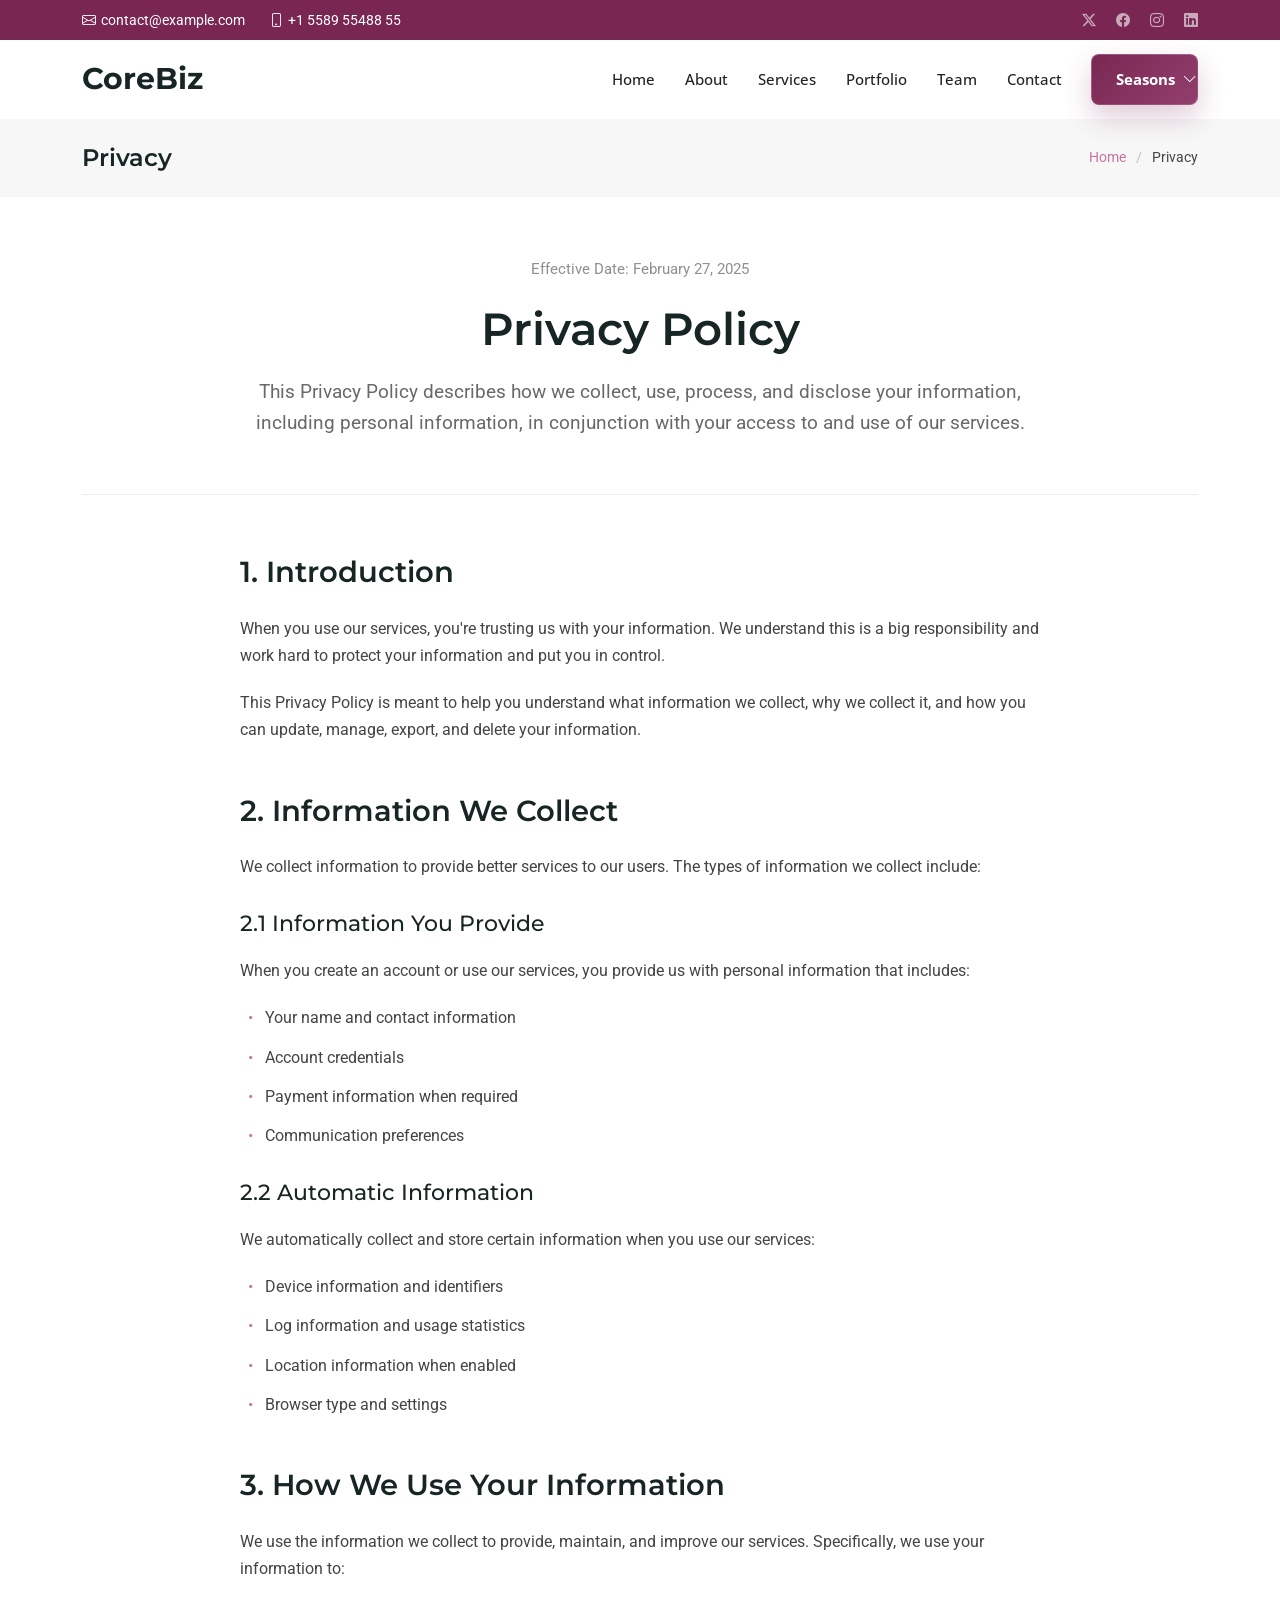
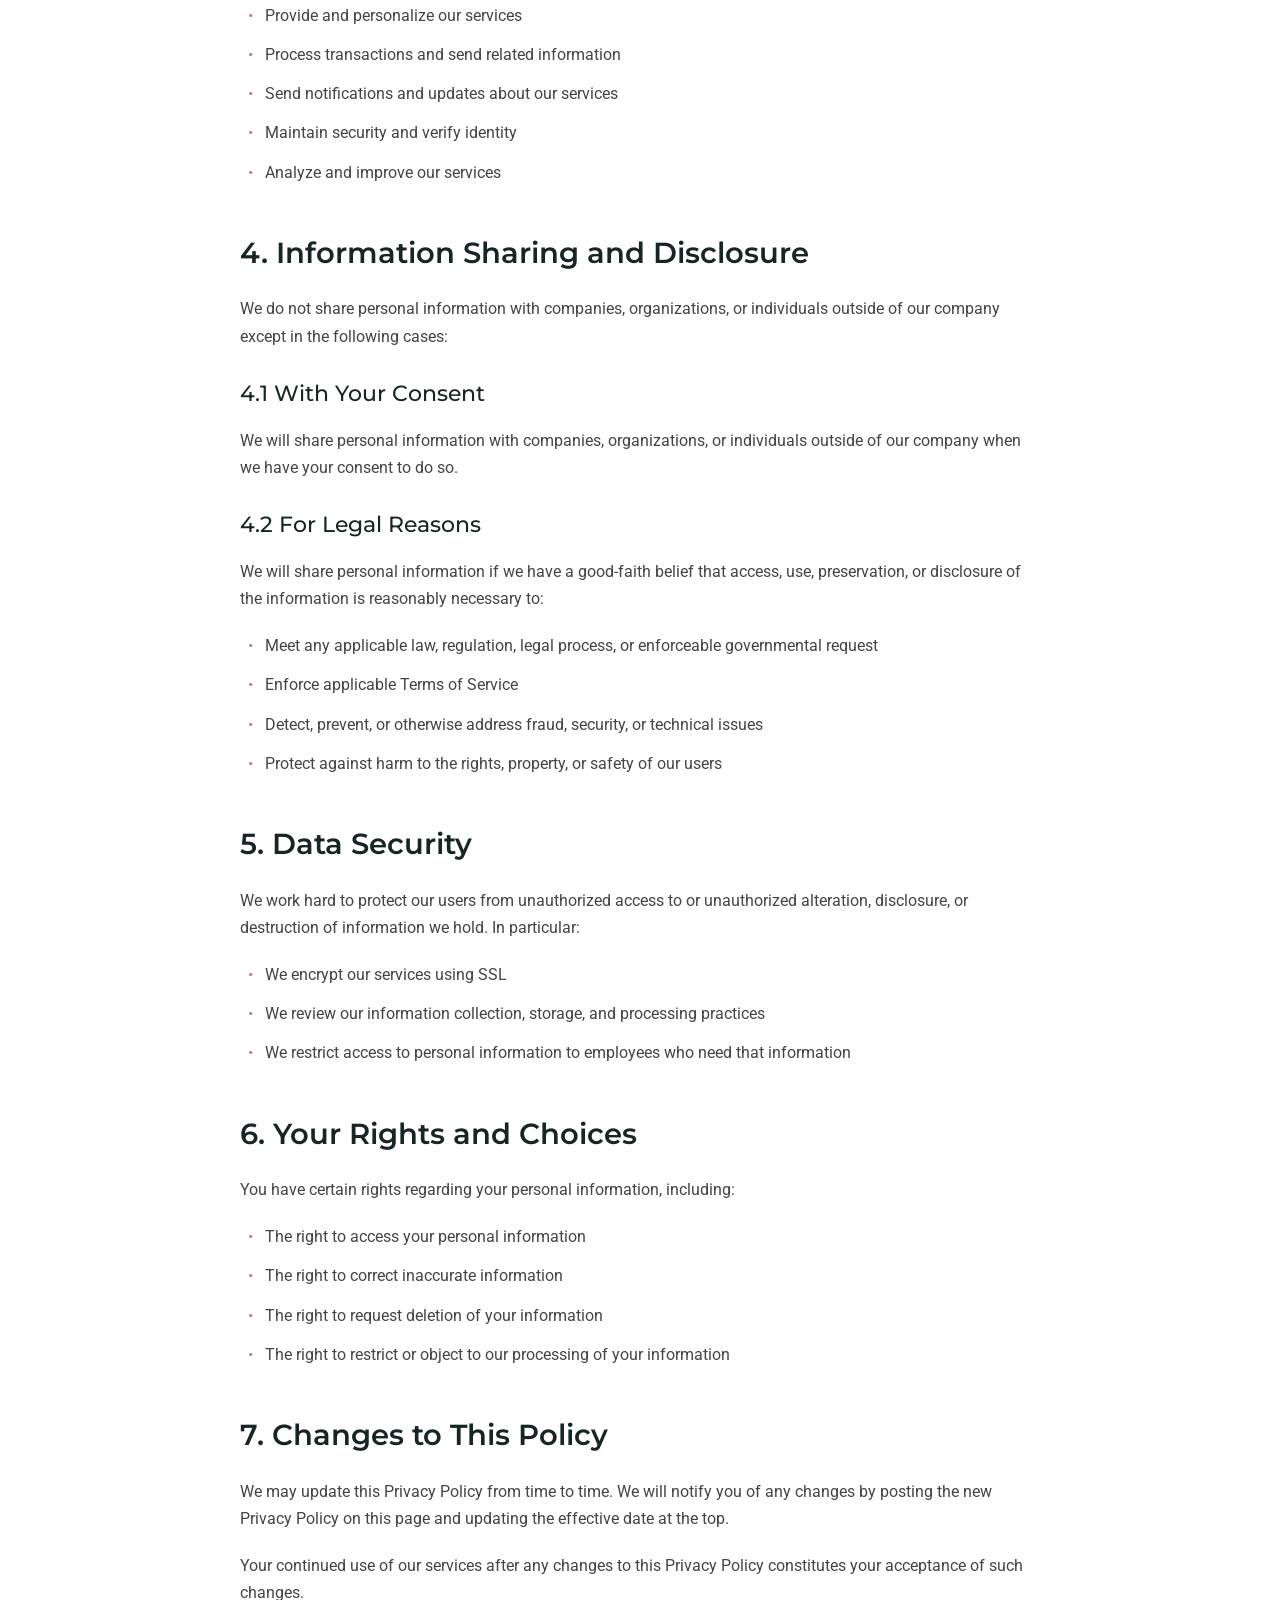
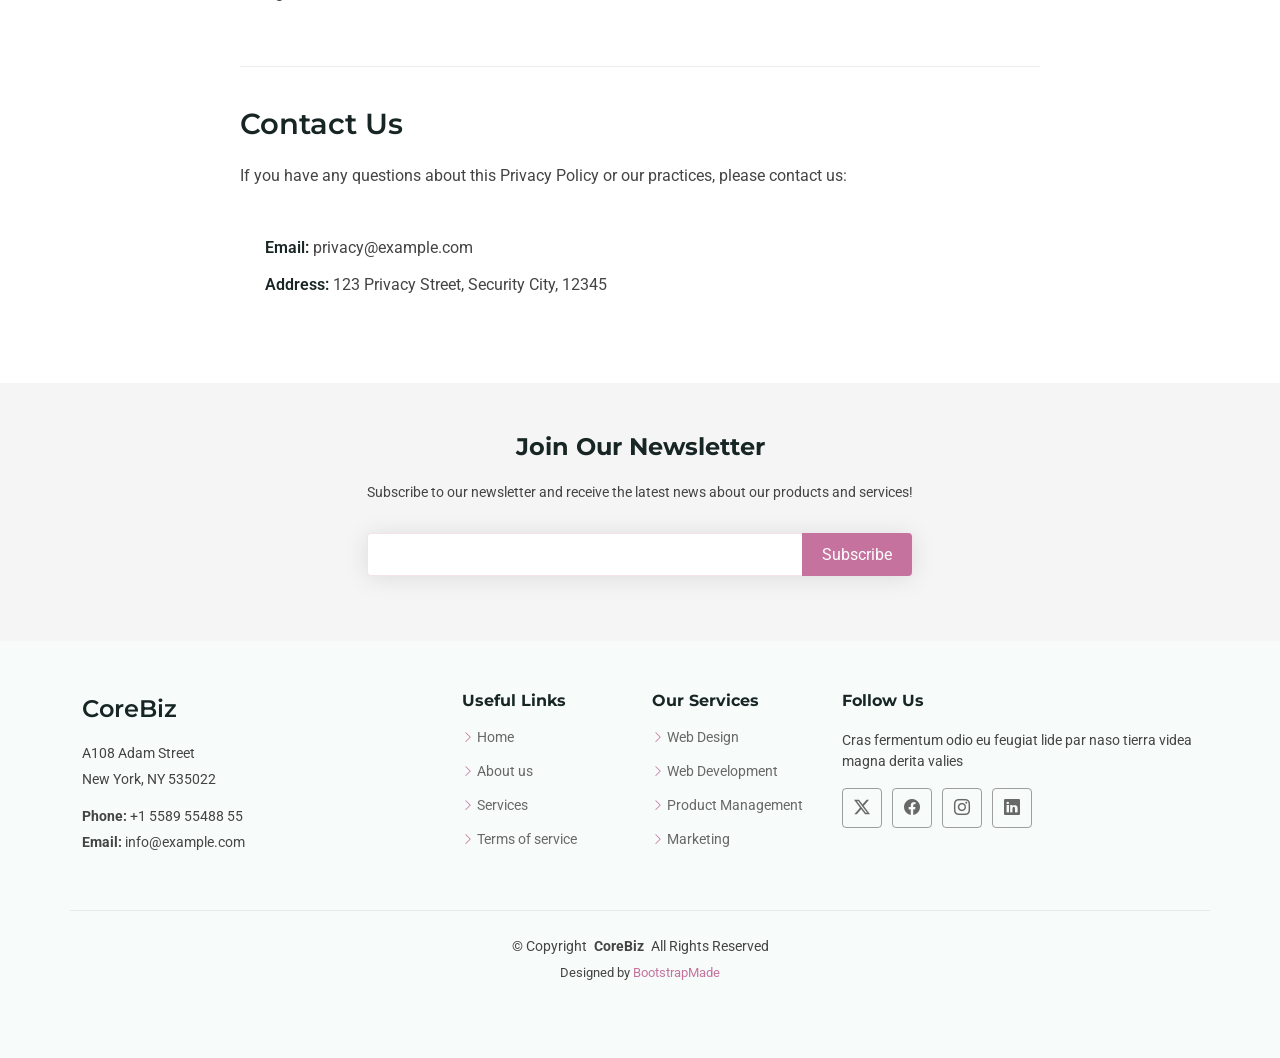
<file: privacy.html>
<!DOCTYPE html>
<html lang="en">

<head>
  <meta charset="utf-8">
  <meta content="width=device-width, initial-scale=1.0" name="viewport">
  <title>Privacy - CoreBiz Bootstrap Template</title>
  <meta name="description" content="">
  <meta name="keywords" content="">

  <!-- Favicons -->
  <link href="assets/img/favicon.png" rel="icon">
  <link href="assets/img/apple-touch-icon.png" rel="apple-touch-icon">

  <!-- Fonts -->
  <link href="https://fonts.googleapis.com" rel="preconnect">
  <link href="https://fonts.gstatic.com" rel="preconnect" crossorigin>
  <link href="https://fonts.googleapis.com/css2?family=Roboto:ital,wght@0,100;0,300;0,400;0,500;0,700;0,900;1,100;1,300;1,400;1,500;1,700;1,900&family=Open+Sans:ital,wght@0,300;0,400;0,500;0,600;0,700;0,800;1,300;1,400;1,500;1,600;1,700;1,800&family=Montserrat:ital,wght@0,100;0,200;0,300;0,400;0,500;0,600;0,700;0,800;0,900;1,100;1,200;1,300;1,400;1,500;1,600;1,700;1,800;1,900&display=swap" rel="stylesheet">

  <!-- Vendor CSS Files -->
  <link href="assets/vendor/bootstrap/css/bootstrap.min.css" rel="stylesheet">
  <link href="assets/vendor/bootstrap-icons/bootstrap-icons.css" rel="stylesheet">
  <link href="assets/vendor/aos/aos.css" rel="stylesheet">
  <link href="assets/vendor/glightbox/css/glightbox.min.css" rel="stylesheet">
  <link href="assets/vendor/swiper/swiper-bundle.min.css" rel="stylesheet">

  <!-- Main CSS File -->
  <link href="assets/css/main.css" rel="stylesheet">

  <!-- =======================================================
  * Template Name: CoreBiz
  * Template URL: https://bootstrapmade.com/corebiz-bootstrap-business-template/
  * Updated: Aug 30 2025 with Bootstrap v5.3.8
  * Author: BootstrapMade.com
  * License: https://bootstrapmade.com/license/
  ======================================================== -->
</head>

<body class="privacy-page">

  <header id="header" class="header sticky-top">

    <div class="topbar d-flex align-items-center dark-background">
      <div class="container d-flex justify-content-center justify-content-md-between">
        <div class="contact-info d-flex align-items-center">
          <i class="bi bi-envelope d-flex align-items-center"><a href="mailto:contact@example.com">contact@example.com</a></i>
          <i class="bi bi-phone d-flex align-items-center ms-4"><span>+1 5589 55488 55</span></i>
        </div>
        <div class="social-links d-none d-md-flex align-items-center">
          <a href="#" class="twitter"><i class="bi bi-twitter-x"></i></a>
          <a href="#" class="facebook"><i class="bi bi-facebook"></i></a>
          <a href="#" class="instagram"><i class="bi bi-instagram"></i></a>
          <a href="#" class="linkedin"><i class="bi bi-linkedin"></i></a>
        </div>
      </div>
    </div><!-- End Top Bar -->

    <div class="branding d-flex align-items-cente">

      <div class="container position-relative d-flex align-items-center justify-content-between">
        <a href="index.html" class="logo d-flex align-items-center">
          <!-- Uncomment the line below if you also wish to use an image logo -->
          <!-- <img src="assets/img/logo.webp" alt=""> -->
          <h1 class="sitename">CoreBiz</h1>
        </a>

        <nav id="navmenu" class="navmenu">
          <ul>
            <li><a href="#hero">Home</a></li>
            <li><a href="#about">About</a></li>
            <li><a href="#services">Services</a></li>
            <li><a href="#portfolio">Portfolio</a></li>
            <li><a href="#team">Team</a></li>
	            <li><a href="#contact">Contact</a></li>
	            <li class="dropdown season-nav">
	              <a href="#"><span>Seasons</span> <i class="bi bi-chevron-down toggle-dropdown"></i></a>
	              <ul>
	                <li><a href="Season-1.html">Season 1</a></li>
	                <li><a href="Season-2.html">Season 2</a></li>
	                <li><a href="Season-3.html">Season 3</a></li>
	                <li><a href="index.html#Season 4">Season 4</a></li>
	              </ul>
	            </li>
          </ul>
          <i class="mobile-nav-toggle d-xl-none bi bi-list"></i>
        </nav>

      </div>

    </div>

  </header>

  <main class="main">

    <!-- Page Title -->
    <div class="page-title" data-aos="fade">
      <div class="container d-lg-flex justify-content-between align-items-center">
        <h1 class="mb-2 mb-lg-0">Privacy</h1>
        <nav class="breadcrumbs">
          <ol>
            <li><a href="index.html">Home</a></li>
            <li class="current">Privacy</li>
          </ol>
        </nav>
      </div>
    </div><!-- End Page Title -->

    <!-- Privacy 2 Section -->
    <section id="privacy-2" class="privacy-2 section">

      <div class="container" data-aos="fade-up">
        <!-- Header -->
        <div class="privacy-header" data-aos="fade-up">
          <div class="header-content">
            <div class="last-updated">Effective Date: February 27, 2025</div>
            <h1>Privacy Policy</h1>
            <p class="intro-text">This Privacy Policy describes how we collect, use, process, and disclose your information, including personal information, in conjunction with your access to and use of our services.</p>
          </div>
        </div>

        <!-- Main Content -->
        <div class="privacy-content" data-aos="fade-up">
          <!-- Introduction -->
          <div class="content-section">
            <h2>1. Introduction</h2>
            <p>When you use our services, you're trusting us with your information. We understand this is a big responsibility and work hard to protect your information and put you in control.</p>
            <p>This Privacy Policy is meant to help you understand what information we collect, why we collect it, and how you can update, manage, export, and delete your information.</p>
          </div>

          <!-- Information Collection -->
          <div class="content-section">
            <h2>2. Information We Collect</h2>
            <p>We collect information to provide better services to our users. The types of information we collect include:</p>

            <h3>2.1 Information You Provide</h3>
            <p>When you create an account or use our services, you provide us with personal information that includes:</p>
            <ul>
              <li>Your name and contact information</li>
              <li>Account credentials</li>
              <li>Payment information when required</li>
              <li>Communication preferences</li>
            </ul>

            <h3>2.2 Automatic Information</h3>
            <p>We automatically collect and store certain information when you use our services:</p>
            <ul>
              <li>Device information and identifiers</li>
              <li>Log information and usage statistics</li>
              <li>Location information when enabled</li>
              <li>Browser type and settings</li>
            </ul>
          </div>

          <!-- Use of Information -->
          <div class="content-section">
            <h2>3. How We Use Your Information</h2>
            <p>We use the information we collect to provide, maintain, and improve our services. Specifically, we use your information to:</p>
            <ul>
              <li>Provide and personalize our services</li>
              <li>Process transactions and send related information</li>
              <li>Send notifications and updates about our services</li>
              <li>Maintain security and verify identity</li>
              <li>Analyze and improve our services</li>
            </ul>
          </div>

          <!-- Information Sharing -->
          <div class="content-section">
            <h2>4. Information Sharing and Disclosure</h2>
            <p>We do not share personal information with companies, organizations, or individuals outside of our company except in the following cases:</p>

            <h3>4.1 With Your Consent</h3>
            <p>We will share personal information with companies, organizations, or individuals outside of our company when we have your consent to do so.</p>

            <h3>4.2 For Legal Reasons</h3>
            <p>We will share personal information if we have a good-faith belief that access, use, preservation, or disclosure of the information is reasonably necessary to:</p>
            <ul>
              <li>Meet any applicable law, regulation, legal process, or enforceable governmental request</li>
              <li>Enforce applicable Terms of Service</li>
              <li>Detect, prevent, or otherwise address fraud, security, or technical issues</li>
              <li>Protect against harm to the rights, property, or safety of our users</li>
            </ul>
          </div>

          <!-- Data Security -->
          <div class="content-section">
            <h2>5. Data Security</h2>
            <p>We work hard to protect our users from unauthorized access to or unauthorized alteration, disclosure, or destruction of information we hold. In particular:</p>
            <ul>
              <li>We encrypt our services using SSL</li>
              <li>We review our information collection, storage, and processing practices</li>
              <li>We restrict access to personal information to employees who need that information</li>
            </ul>
          </div>

          <!-- Your Rights -->
          <div class="content-section">
            <h2>6. Your Rights and Choices</h2>
            <p>You have certain rights regarding your personal information, including:</p>
            <ul>
              <li>The right to access your personal information</li>
              <li>The right to correct inaccurate information</li>
              <li>The right to request deletion of your information</li>
              <li>The right to restrict or object to our processing of your information</li>
            </ul>
          </div>

          <!-- Policy Updates -->
          <div class="content-section">
            <h2>7. Changes to This Policy</h2>
            <p>We may update this Privacy Policy from time to time. We will notify you of any changes by posting the new Privacy Policy on this page and updating the effective date at the top.</p>
            <p>Your continued use of our services after any changes to this Privacy Policy constitutes your acceptance of such changes.</p>
          </div>
        </div>

        <!-- Contact Section -->
        <div class="privacy-contact" data-aos="fade-up">
          <h2>Contact Us</h2>
          <p>If you have any questions about this Privacy Policy or our practices, please contact us:</p>
          <div class="contact-details">
            <p><strong>Email:</strong> privacy@example.com</p>
            <p><strong>Address:</strong> 123 Privacy Street, Security City, 12345</p>
          </div>
        </div>

      </div>

    </section><!-- /Privacy 2 Section -->

  </main>

  <footer id="footer" class="footer light-background">

    <div class="footer-newsletter">
      <div class="container">
        <div class="row justify-content-center text-center">
          <div class="col-lg-6">
            <h4>Join Our Newsletter</h4>
            <p>Subscribe to our newsletter and receive the latest news about our products and services!</p>
            <form action="forms/newsletter.php" method="post" class="php-email-form">
              <div class="newsletter-form"><input type="email" name="email"><input type="submit" value="Subscribe"></div>
              <div class="loading">Loading</div>
              <div class="error-message"></div>
              <div class="sent-message">Your subscription request has been sent. Thank you!</div>
            </form>
          </div>
        </div>
      </div>
    </div>

    <div class="container footer-top">
      <div class="row gy-4">
        <div class="col-lg-4 col-md-6 footer-about">
          <a href="index.html" class="d-flex align-items-center">
            <span class="sitename">CoreBiz</span>
          </a>
          <div class="footer-contact pt-3">
            <p>A108 Adam Street</p>
            <p>New York, NY 535022</p>
            <p class="mt-3"><strong>Phone:</strong> <span>+1 5589 55488 55</span></p>
            <p><strong>Email:</strong> <span>info@example.com</span></p>
          </div>
        </div>

        <div class="col-lg-2 col-md-3 footer-links">
          <h4>Useful Links</h4>
          <ul>
            <li><i class="bi bi-chevron-right"></i> <a href="#">Home</a></li>
            <li><i class="bi bi-chevron-right"></i> <a href="#">About us</a></li>
            <li><i class="bi bi-chevron-right"></i> <a href="#">Services</a></li>
            <li><i class="bi bi-chevron-right"></i> <a href="#">Terms of service</a></li>
          </ul>
        </div>

        <div class="col-lg-2 col-md-3 footer-links">
          <h4>Our Services</h4>
          <ul>
            <li><i class="bi bi-chevron-right"></i> <a href="#">Web Design</a></li>
            <li><i class="bi bi-chevron-right"></i> <a href="#">Web Development</a></li>
            <li><i class="bi bi-chevron-right"></i> <a href="#">Product Management</a></li>
            <li><i class="bi bi-chevron-right"></i> <a href="#">Marketing</a></li>
          </ul>
        </div>

        <div class="col-lg-4 col-md-12">
          <h4>Follow Us</h4>
          <p>Cras fermentum odio eu feugiat lide par naso tierra videa magna derita valies</p>
          <div class="social-links d-flex">
            <a href=""><i class="bi bi-twitter-x"></i></a>
            <a href=""><i class="bi bi-facebook"></i></a>
            <a href=""><i class="bi bi-instagram"></i></a>
            <a href=""><i class="bi bi-linkedin"></i></a>
          </div>
        </div>

      </div>
    </div>

    <div class="container copyright text-center mt-4">
      <p>© <span>Copyright</span> <strong class="px-1 sitename">CoreBiz</strong> <span>All Rights Reserved</span></p>
      <div class="credits">
        <!-- All the links in the footer should remain intact. -->
        <!-- You can delete the links only if you've purchased the pro version. -->
        <!-- Licensing information: https://bootstrapmade.com/license/ -->
        <!-- Purchase the pro version with working PHP/AJAX contact form: [buy-url] -->
        Designed by <a href="https://bootstrapmade.com/">BootstrapMade</a>
      </div>
    </div>

  </footer>

  <!-- Scroll Top -->
  <a href="#" id="scroll-top" class="scroll-top d-flex align-items-center justify-content-center"><i class="bi bi-arrow-up-short"></i></a>

  <!-- Preloader -->
  <div id="preloader">
    <div></div>
    <div></div>
    <div></div>
    <div></div>
  </div>

  <!-- Vendor JS Files -->
  <script src="assets/vendor/bootstrap/js/bootstrap.bundle.min.js"></script>
  <script src="assets/vendor/php-email-form/validate.js"></script>
  <script src="assets/vendor/aos/aos.js"></script>
  <script src="assets/vendor/glightbox/js/glightbox.min.js"></script>
  <script src="assets/vendor/purecounter/purecounter_vanilla.js"></script>
  <script src="assets/vendor/waypoints/noframework.waypoints.js"></script>
  <script src="assets/vendor/swiper/swiper-bundle.min.js"></script>
  <script src="assets/vendor/imagesloaded/imagesloaded.pkgd.min.js"></script>
  <script src="assets/vendor/isotope-layout/isotope.pkgd.min.js"></script>

  <!-- Main JS File -->
  <script src="assets/js/main.js"></script>

</body>

</html>
</file>
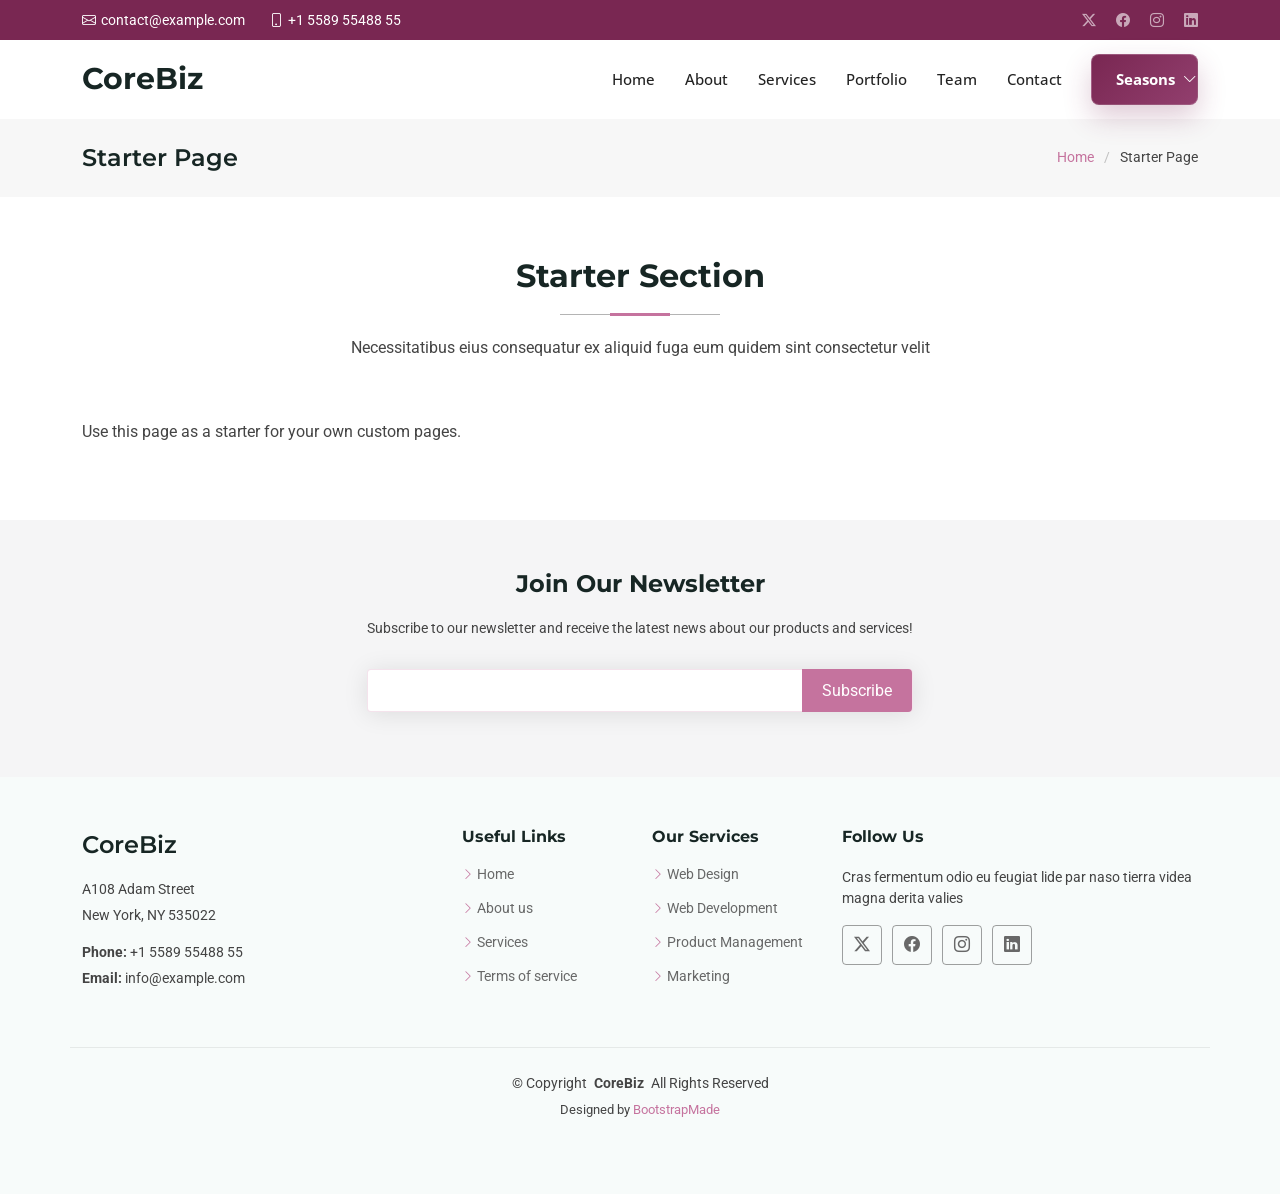
<file: starter-page.html>
<!DOCTYPE html>
<html lang="en">

<head>
  <meta charset="utf-8">
  <meta content="width=device-width, initial-scale=1.0" name="viewport">
  <title>Starter Page - CoreBiz Bootstrap Template</title>
  <meta name="description" content="">
  <meta name="keywords" content="">

  <!-- Favicons -->
  <link href="assets/img/favicon.png" rel="icon">
  <link href="assets/img/apple-touch-icon.png" rel="apple-touch-icon">

  <!-- Fonts -->
  <link href="https://fonts.googleapis.com" rel="preconnect">
  <link href="https://fonts.gstatic.com" rel="preconnect" crossorigin>
  <link href="https://fonts.googleapis.com/css2?family=Roboto:ital,wght@0,100;0,300;0,400;0,500;0,700;0,900;1,100;1,300;1,400;1,500;1,700;1,900&family=Open+Sans:ital,wght@0,300;0,400;0,500;0,600;0,700;0,800;1,300;1,400;1,500;1,600;1,700;1,800&family=Montserrat:ital,wght@0,100;0,200;0,300;0,400;0,500;0,600;0,700;0,800;0,900;1,100;1,200;1,300;1,400;1,500;1,600;1,700;1,800;1,900&display=swap" rel="stylesheet">

  <!-- Vendor CSS Files -->
  <link href="assets/vendor/bootstrap/css/bootstrap.min.css" rel="stylesheet">
  <link href="assets/vendor/bootstrap-icons/bootstrap-icons.css" rel="stylesheet">
  <link href="assets/vendor/aos/aos.css" rel="stylesheet">
  <link href="assets/vendor/glightbox/css/glightbox.min.css" rel="stylesheet">
  <link href="assets/vendor/swiper/swiper-bundle.min.css" rel="stylesheet">

  <!-- Main CSS File -->
  <link href="assets/css/main.css" rel="stylesheet">

  <!-- =======================================================
  * Template Name: CoreBiz
  * Template URL: https://bootstrapmade.com/corebiz-bootstrap-business-template/
  * Updated: Aug 30 2025 with Bootstrap v5.3.8
  * Author: BootstrapMade.com
  * License: https://bootstrapmade.com/license/
  ======================================================== -->
</head>

<body class="starter-page-page">

  <header id="header" class="header sticky-top">

    <div class="topbar d-flex align-items-center dark-background">
      <div class="container d-flex justify-content-center justify-content-md-between">
        <div class="contact-info d-flex align-items-center">
          <i class="bi bi-envelope d-flex align-items-center"><a href="mailto:contact@example.com">contact@example.com</a></i>
          <i class="bi bi-phone d-flex align-items-center ms-4"><span>+1 5589 55488 55</span></i>
        </div>
        <div class="social-links d-none d-md-flex align-items-center">
          <a href="#" class="twitter"><i class="bi bi-twitter-x"></i></a>
          <a href="#" class="facebook"><i class="bi bi-facebook"></i></a>
          <a href="#" class="instagram"><i class="bi bi-instagram"></i></a>
          <a href="#" class="linkedin"><i class="bi bi-linkedin"></i></a>
        </div>
      </div>
    </div><!-- End Top Bar -->

    <div class="branding d-flex align-items-cente">

      <div class="container position-relative d-flex align-items-center justify-content-between">
        <a href="index.html" class="logo d-flex align-items-center">
          <!-- Uncomment the line below if you also wish to use an image logo -->
          <!-- <img src="assets/img/logo.webp" alt=""> -->
          <h1 class="sitename">CoreBiz</h1>
        </a>

        <nav id="navmenu" class="navmenu">
          <ul>
            <li><a href="#hero">Home</a></li>
            <li><a href="#about">About</a></li>
            <li><a href="#services">Services</a></li>
            <li><a href="#portfolio">Portfolio</a></li>
            <li><a href="#team">Team</a></li>
	            <li><a href="#contact">Contact</a></li>
	            <li class="dropdown season-nav">
	              <a href="#"><span>Seasons</span> <i class="bi bi-chevron-down toggle-dropdown"></i></a>
	              <ul>
	                <li><a href="Season-1.html">Season 1</a></li>
	                <li><a href="Season-2.html">Season 2</a></li>
	                <li><a href="Season-3.html">Season 3</a></li>
	                <li><a href="index.html#Season 4">Season 4</a></li>
	              </ul>
	            </li>
          </ul>
          <i class="mobile-nav-toggle d-xl-none bi bi-list"></i>
        </nav>

      </div>

    </div>

  </header>

  <main class="main">

    <!-- Page Title -->
    <div class="page-title" data-aos="fade">
      <div class="container d-lg-flex justify-content-between align-items-center">
        <h1 class="mb-2 mb-lg-0">Starter Page</h1>
        <nav class="breadcrumbs">
          <ol>
            <li><a href="index.html">Home</a></li>
            <li class="current">Starter Page</li>
          </ol>
        </nav>
      </div>
    </div><!-- End Page Title -->

    <!-- Starter Section Section -->
    <section id="starter-section" class="starter-section section">

      <!-- Section Title -->
      <div class="container section-title" data-aos="fade-up">
        <h2>Starter Section</h2>
        <p>Necessitatibus eius consequatur ex aliquid fuga eum quidem sint consectetur velit</p>
      </div><!-- End Section Title -->

      <div class="container" data-aos="fade-up">
        <p>Use this page as a starter for your own custom pages.</p>
      </div>

    </section><!-- /Starter Section Section -->

  </main>

  <footer id="footer" class="footer light-background">

    <div class="footer-newsletter">
      <div class="container">
        <div class="row justify-content-center text-center">
          <div class="col-lg-6">
            <h4>Join Our Newsletter</h4>
            <p>Subscribe to our newsletter and receive the latest news about our products and services!</p>
            <form action="forms/newsletter.php" method="post" class="php-email-form">
              <div class="newsletter-form"><input type="email" name="email"><input type="submit" value="Subscribe"></div>
              <div class="loading">Loading</div>
              <div class="error-message"></div>
              <div class="sent-message">Your subscription request has been sent. Thank you!</div>
            </form>
          </div>
        </div>
      </div>
    </div>

    <div class="container footer-top">
      <div class="row gy-4">
        <div class="col-lg-4 col-md-6 footer-about">
          <a href="index.html" class="d-flex align-items-center">
            <span class="sitename">CoreBiz</span>
          </a>
          <div class="footer-contact pt-3">
            <p>A108 Adam Street</p>
            <p>New York, NY 535022</p>
            <p class="mt-3"><strong>Phone:</strong> <span>+1 5589 55488 55</span></p>
            <p><strong>Email:</strong> <span>info@example.com</span></p>
          </div>
        </div>

        <div class="col-lg-2 col-md-3 footer-links">
          <h4>Useful Links</h4>
          <ul>
            <li><i class="bi bi-chevron-right"></i> <a href="#">Home</a></li>
            <li><i class="bi bi-chevron-right"></i> <a href="#">About us</a></li>
            <li><i class="bi bi-chevron-right"></i> <a href="#">Services</a></li>
            <li><i class="bi bi-chevron-right"></i> <a href="#">Terms of service</a></li>
          </ul>
        </div>

        <div class="col-lg-2 col-md-3 footer-links">
          <h4>Our Services</h4>
          <ul>
            <li><i class="bi bi-chevron-right"></i> <a href="#">Web Design</a></li>
            <li><i class="bi bi-chevron-right"></i> <a href="#">Web Development</a></li>
            <li><i class="bi bi-chevron-right"></i> <a href="#">Product Management</a></li>
            <li><i class="bi bi-chevron-right"></i> <a href="#">Marketing</a></li>
          </ul>
        </div>

        <div class="col-lg-4 col-md-12">
          <h4>Follow Us</h4>
          <p>Cras fermentum odio eu feugiat lide par naso tierra videa magna derita valies</p>
          <div class="social-links d-flex">
            <a href=""><i class="bi bi-twitter-x"></i></a>
            <a href=""><i class="bi bi-facebook"></i></a>
            <a href=""><i class="bi bi-instagram"></i></a>
            <a href=""><i class="bi bi-linkedin"></i></a>
          </div>
        </div>

      </div>
    </div>

    <div class="container copyright text-center mt-4">
      <p>© <span>Copyright</span> <strong class="px-1 sitename">CoreBiz</strong> <span>All Rights Reserved</span></p>
      <div class="credits">
        <!-- All the links in the footer should remain intact. -->
        <!-- You can delete the links only if you've purchased the pro version. -->
        <!-- Licensing information: https://bootstrapmade.com/license/ -->
        <!-- Purchase the pro version with working PHP/AJAX contact form: [buy-url] -->
        Designed by <a href="https://bootstrapmade.com/">BootstrapMade</a>
      </div>
    </div>

  </footer>

  <!-- Scroll Top -->
  <a href="#" id="scroll-top" class="scroll-top d-flex align-items-center justify-content-center"><i class="bi bi-arrow-up-short"></i></a>

  <!-- Preloader -->
  <div id="preloader">
    <div></div>
    <div></div>
    <div></div>
    <div></div>
  </div>

  <!-- Vendor JS Files -->
  <script src="assets/vendor/bootstrap/js/bootstrap.bundle.min.js"></script>
  <script src="assets/vendor/php-email-form/validate.js"></script>
  <script src="assets/vendor/aos/aos.js"></script>
  <script src="assets/vendor/glightbox/js/glightbox.min.js"></script>
  <script src="assets/vendor/purecounter/purecounter_vanilla.js"></script>
  <script src="assets/vendor/waypoints/noframework.waypoints.js"></script>
  <script src="assets/vendor/swiper/swiper-bundle.min.js"></script>
  <script src="assets/vendor/imagesloaded/imagesloaded.pkgd.min.js"></script>
  <script src="assets/vendor/isotope-layout/isotope.pkgd.min.js"></script>

  <!-- Main JS File -->
  <script src="assets/js/main.js"></script>

</body>

</html>
</file>
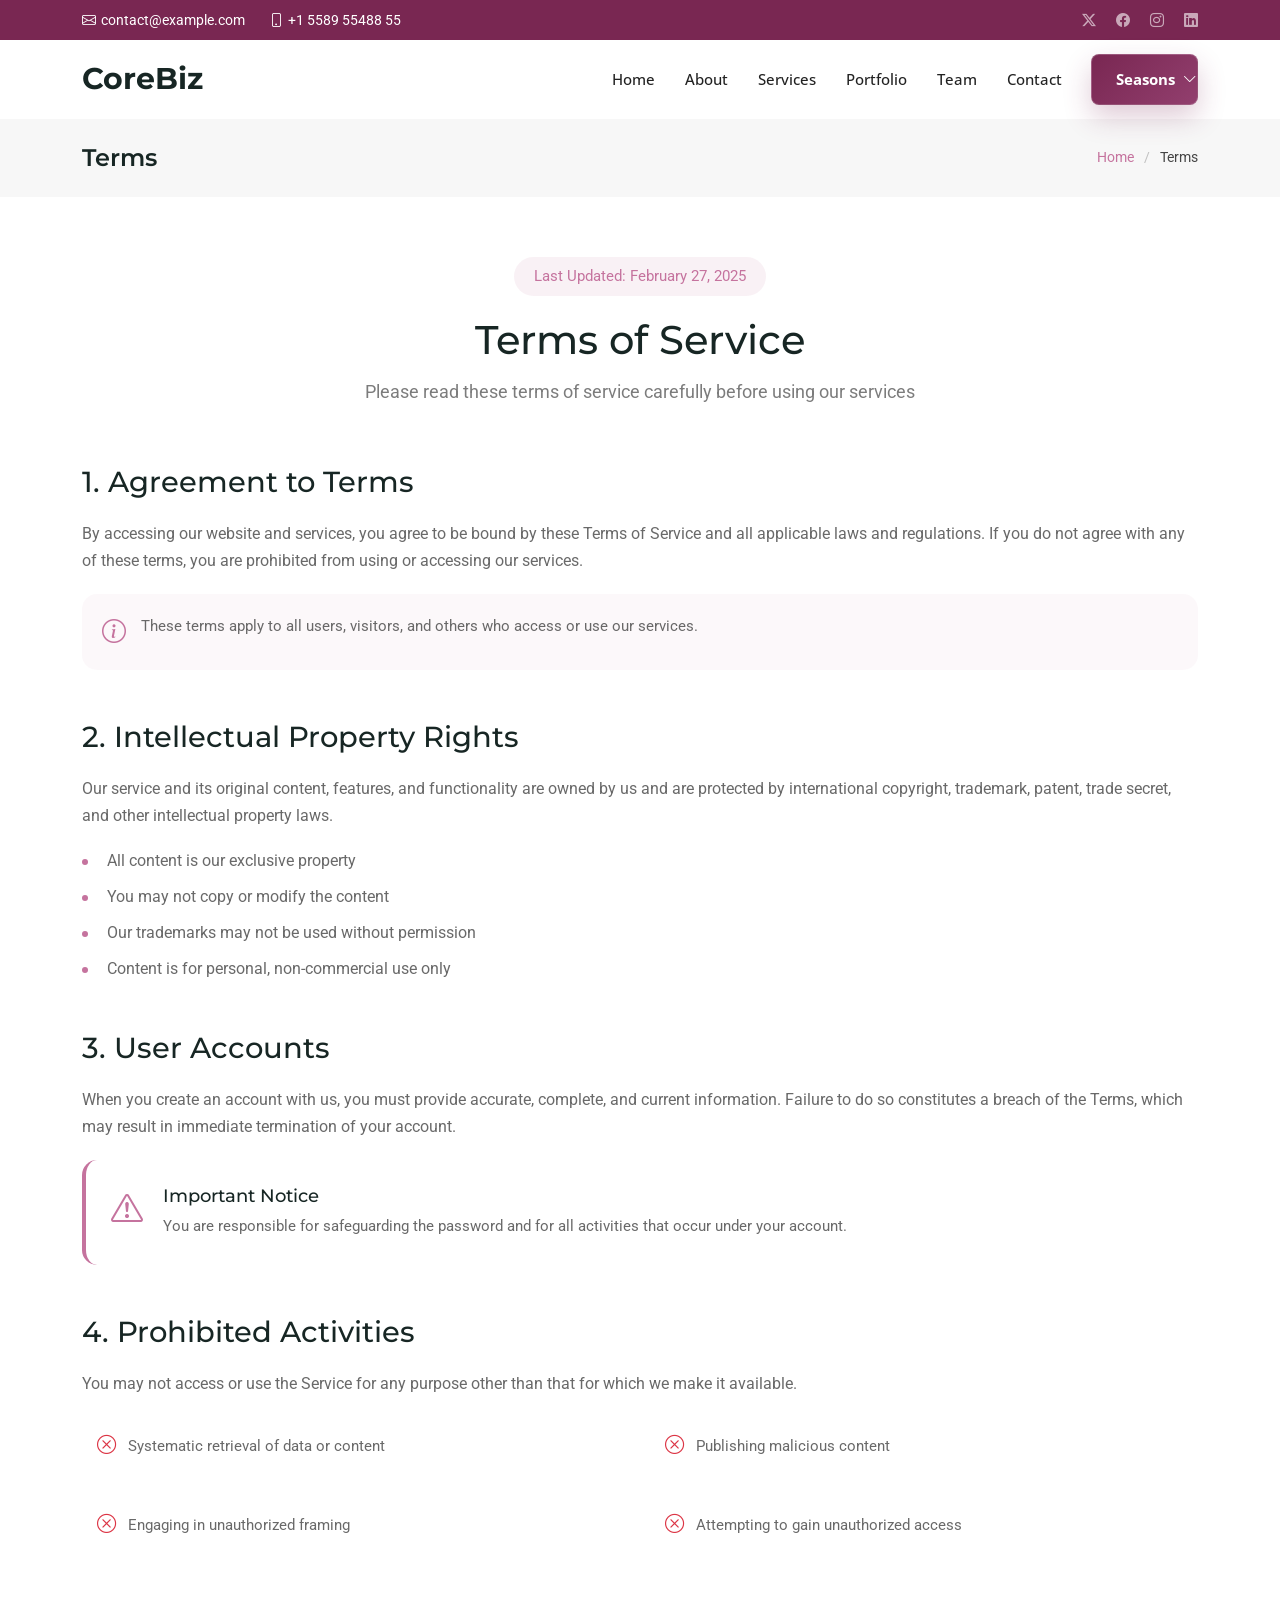
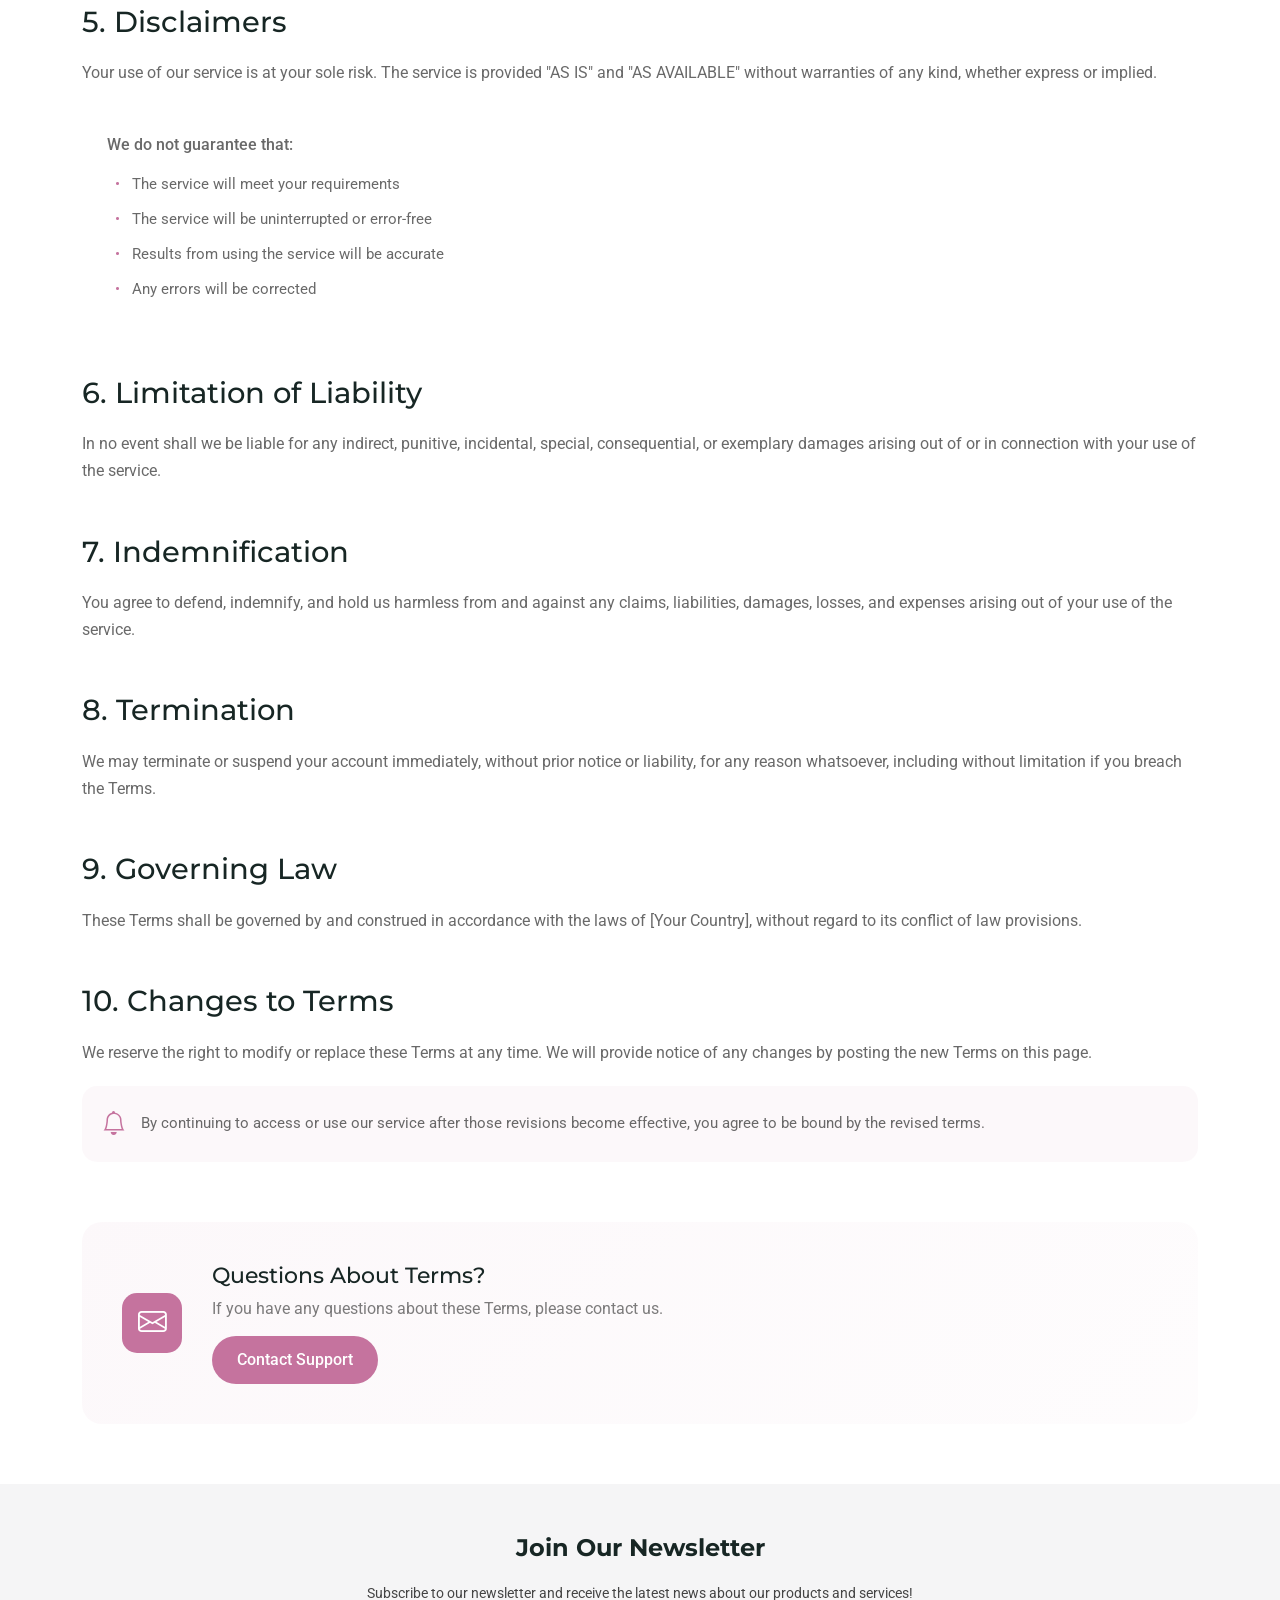
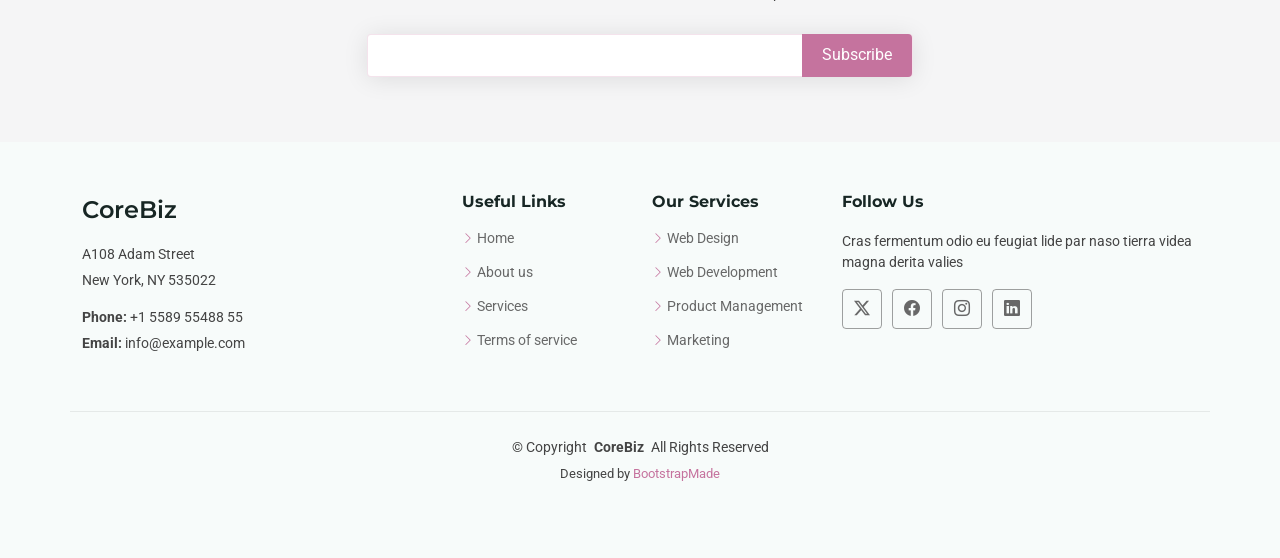
<file: terms.html>
<!DOCTYPE html>
<html lang="en">

<head>
  <meta charset="utf-8">
  <meta content="width=device-width, initial-scale=1.0" name="viewport">
  <title>Terms - CoreBiz Bootstrap Template</title>
  <meta name="description" content="">
  <meta name="keywords" content="">

  <!-- Favicons -->
  <link href="assets/img/favicon.png" rel="icon">
  <link href="assets/img/apple-touch-icon.png" rel="apple-touch-icon">

  <!-- Fonts -->
  <link href="https://fonts.googleapis.com" rel="preconnect">
  <link href="https://fonts.gstatic.com" rel="preconnect" crossorigin>
  <link href="https://fonts.googleapis.com/css2?family=Roboto:ital,wght@0,100;0,300;0,400;0,500;0,700;0,900;1,100;1,300;1,400;1,500;1,700;1,900&family=Open+Sans:ital,wght@0,300;0,400;0,500;0,600;0,700;0,800;1,300;1,400;1,500;1,600;1,700;1,800&family=Montserrat:ital,wght@0,100;0,200;0,300;0,400;0,500;0,600;0,700;0,800;0,900;1,100;1,200;1,300;1,400;1,500;1,600;1,700;1,800;1,900&display=swap" rel="stylesheet">

  <!-- Vendor CSS Files -->
  <link href="assets/vendor/bootstrap/css/bootstrap.min.css" rel="stylesheet">
  <link href="assets/vendor/bootstrap-icons/bootstrap-icons.css" rel="stylesheet">
  <link href="assets/vendor/aos/aos.css" rel="stylesheet">
  <link href="assets/vendor/glightbox/css/glightbox.min.css" rel="stylesheet">
  <link href="assets/vendor/swiper/swiper-bundle.min.css" rel="stylesheet">

  <!-- Main CSS File -->
  <link href="assets/css/main.css" rel="stylesheet">

  <!-- =======================================================
  * Template Name: CoreBiz
  * Template URL: https://bootstrapmade.com/corebiz-bootstrap-business-template/
  * Updated: Aug 30 2025 with Bootstrap v5.3.8
  * Author: BootstrapMade.com
  * License: https://bootstrapmade.com/license/
  ======================================================== -->
</head>

<body class="terms-page">

  <header id="header" class="header sticky-top">

    <div class="topbar d-flex align-items-center dark-background">
      <div class="container d-flex justify-content-center justify-content-md-between">
        <div class="contact-info d-flex align-items-center">
          <i class="bi bi-envelope d-flex align-items-center"><a href="mailto:contact@example.com">contact@example.com</a></i>
          <i class="bi bi-phone d-flex align-items-center ms-4"><span>+1 5589 55488 55</span></i>
        </div>
        <div class="social-links d-none d-md-flex align-items-center">
          <a href="#" class="twitter"><i class="bi bi-twitter-x"></i></a>
          <a href="#" class="facebook"><i class="bi bi-facebook"></i></a>
          <a href="#" class="instagram"><i class="bi bi-instagram"></i></a>
          <a href="#" class="linkedin"><i class="bi bi-linkedin"></i></a>
        </div>
      </div>
    </div><!-- End Top Bar -->

    <div class="branding d-flex align-items-cente">

      <div class="container position-relative d-flex align-items-center justify-content-between">
        <a href="index.html" class="logo d-flex align-items-center">
          <!-- Uncomment the line below if you also wish to use an image logo -->
          <!-- <img src="assets/img/logo.webp" alt=""> -->
          <h1 class="sitename">CoreBiz</h1>
        </a>

        <nav id="navmenu" class="navmenu">
          <ul>
            <li><a href="#hero">Home</a></li>
            <li><a href="#about">About</a></li>
            <li><a href="#services">Services</a></li>
            <li><a href="#portfolio">Portfolio</a></li>
            <li><a href="#team">Team</a></li>
	            <li><a href="#contact">Contact</a></li>
	            <li class="dropdown season-nav">
	              <a href="#"><span>Seasons</span> <i class="bi bi-chevron-down toggle-dropdown"></i></a>
	              <ul>
	                <li><a href="Season-1.html">Season 1</a></li>
	                <li><a href="Season-2.html">Season 2</a></li>
	                <li><a href="Season-3.html">Season 3</a></li>
	                <li><a href="Season-4.html">Season 4</a></li>
	              </ul>
	            </li>
          </ul>
          <i class="mobile-nav-toggle d-xl-none bi bi-list"></i>
        </nav>

      </div>

    </div>

  </header>

  <main class="main">

    <!-- Page Title -->
    <div class="page-title position-relative" data-aos="fade">
      <div class="container d-lg-flex justify-content-between align-items-center">
        <h1 class="mb-2 mb-lg-0">Terms&nbsp;</h1>
        <nav class="breadcrumbs">
          <ol>
            <li><a href="index.html">Home</a></li>
            <li class="current">Terms</li>
          </ol>
        </nav>
      </div>
    </div><!-- End Page Title -->

    <!-- Terms Of Service Section -->
    <section id="terms-of-service" class="terms-of-service section">

      <div class="container" data-aos="fade-up">
        <!-- Page Header -->
        <div class="tos-header text-center" data-aos="fade-up">
          <span class="last-updated">Last Updated: February 27, 2025</span>
          <h2>Terms of Service</h2>
          <p>Please read these terms of service carefully before using our services</p>
        </div>

        <!-- Content -->
        <div class="tos-content" data-aos="fade-up" data-aos-delay="200">
          <!-- Agreement Section -->
          <div id="agreement" class="content-section">
            <h3>1. Agreement to Terms</h3>
            <p>By accessing our website and services, you agree to be bound by these Terms of Service and all applicable laws and regulations. If you do not agree with any of these terms, you are prohibited from using or accessing our services.</p>
            <div class="info-box">
              <i class="bi bi-info-circle"></i>
              <p>These terms apply to all users, visitors, and others who access or use our services.</p>
            </div>
          </div>

          <!-- Intellectual Property -->
          <div id="intellectual-property" class="content-section">
            <h3>2. Intellectual Property Rights</h3>
            <p>Our service and its original content, features, and functionality are owned by us and are protected by international copyright, trademark, patent, trade secret, and other intellectual property laws.</p>
            <ul class="list-items">
              <li>All content is our exclusive property</li>
              <li>You may not copy or modify the content</li>
              <li>Our trademarks may not be used without permission</li>
              <li>Content is for personal, non-commercial use only</li>
            </ul>
          </div>

          <!-- User Accounts -->
          <div id="user-accounts" class="content-section">
            <h3>3. User Accounts</h3>
            <p>When you create an account with us, you must provide accurate, complete, and current information. Failure to do so constitutes a breach of the Terms, which may result in immediate termination of your account.</p>
            <div class="alert-box">
              <i class="bi bi-exclamation-triangle"></i>
              <div class="alert-content">
                <h5>Important Notice</h5>
                <p>You are responsible for safeguarding the password and for all activities that occur under your account.</p>
              </div>
            </div>
          </div>

          <!-- Prohibited Activities -->
          <div id="prohibited" class="content-section">
            <h3>4. Prohibited Activities</h3>
            <p>You may not access or use the Service for any purpose other than that for which we make it available.</p>
            <div class="prohibited-list">
              <div class="prohibited-item">
                <i class="bi bi-x-circle"></i>
                <span>Systematic retrieval of data or content</span>
              </div>
              <div class="prohibited-item">
                <i class="bi bi-x-circle"></i>
                <span>Publishing malicious content</span>
              </div>
              <div class="prohibited-item">
                <i class="bi bi-x-circle"></i>
                <span>Engaging in unauthorized framing</span>
              </div>
              <div class="prohibited-item">
                <i class="bi bi-x-circle"></i>
                <span>Attempting to gain unauthorized access</span>
              </div>
            </div>
          </div>

          <!-- Disclaimers -->
          <div id="disclaimer" class="content-section">
            <h3>5. Disclaimers</h3>
            <p>Your use of our service is at your sole risk. The service is provided "AS IS" and "AS AVAILABLE" without warranties of any kind, whether express or implied.</p>
            <div class="disclaimer-box">
              <p>We do not guarantee that:</p>
              <ul>
                <li>The service will meet your requirements</li>
                <li>The service will be uninterrupted or error-free</li>
                <li>Results from using the service will be accurate</li>
                <li>Any errors will be corrected</li>
              </ul>
            </div>
          </div>

          <!-- Limitation of Liability -->
          <div id="limitation" class="content-section">
            <h3>6. Limitation of Liability</h3>
            <p>In no event shall we be liable for any indirect, punitive, incidental, special, consequential, or exemplary damages arising out of or in connection with your use of the service.</p>
          </div>

          <!-- Indemnification -->
          <div id="indemnification" class="content-section">
            <h3>7. Indemnification</h3>
            <p>You agree to defend, indemnify, and hold us harmless from and against any claims, liabilities, damages, losses, and expenses arising out of your use of the service.</p>
          </div>

          <!-- Termination -->
          <div id="termination" class="content-section">
            <h3>8. Termination</h3>
            <p>We may terminate or suspend your account immediately, without prior notice or liability, for any reason whatsoever, including without limitation if you breach the Terms.</p>
          </div>

          <!-- Governing Law -->
          <div id="governing-law" class="content-section">
            <h3>9. Governing Law</h3>
            <p>These Terms shall be governed by and construed in accordance with the laws of [Your Country], without regard to its conflict of law provisions.</p>
          </div>

          <!-- Changes -->
          <div id="changes" class="content-section">
            <h3>10. Changes to Terms</h3>
            <p>We reserve the right to modify or replace these Terms at any time. We will provide notice of any changes by posting the new Terms on this page.</p>
            <div class="notice-box">
              <i class="bi bi-bell"></i>
              <p>By continuing to access or use our service after those revisions become effective, you agree to be bound by the revised terms.</p>
            </div>
          </div>
        </div>

        <!-- Contact Section -->
        <div class="tos-contact" data-aos="fade-up" data-aos-delay="300">
          <div class="contact-box">
            <div class="contact-icon">
              <i class="bi bi-envelope"></i>
            </div>
            <div class="contact-content">
              <h4>Questions About Terms?</h4>
              <p>If you have any questions about these Terms, please contact us.</p>
              <a href="#" class="contact-link">Contact Support</a>
            </div>
          </div>
        </div>
      </div>

    </section><!-- /Terms Of Service Section -->

  </main>

  <footer id="footer" class="footer light-background">

    <div class="footer-newsletter">
      <div class="container">
        <div class="row justify-content-center text-center">
          <div class="col-lg-6">
            <h4>Join Our Newsletter</h4>
            <p>Subscribe to our newsletter and receive the latest news about our products and services!</p>
            <form action="forms/newsletter.php" method="post" class="php-email-form">
              <div class="newsletter-form"><input type="email" name="email"><input type="submit" value="Subscribe"></div>
              <div class="loading">Loading</div>
              <div class="error-message"></div>
              <div class="sent-message">Your subscription request has been sent. Thank you!</div>
            </form>
          </div>
        </div>
      </div>
    </div>

    <div class="container footer-top">
      <div class="row gy-4">
        <div class="col-lg-4 col-md-6 footer-about">
          <a href="index.html" class="d-flex align-items-center">
            <span class="sitename">CoreBiz</span>
          </a>
          <div class="footer-contact pt-3">
            <p>A108 Adam Street</p>
            <p>New York, NY 535022</p>
            <p class="mt-3"><strong>Phone:</strong> <span>+1 5589 55488 55</span></p>
            <p><strong>Email:</strong> <span>info@example.com</span></p>
          </div>
        </div>

        <div class="col-lg-2 col-md-3 footer-links">
          <h4>Useful Links</h4>
          <ul>
            <li><i class="bi bi-chevron-right"></i> <a href="#">Home</a></li>
            <li><i class="bi bi-chevron-right"></i> <a href="#">About us</a></li>
            <li><i class="bi bi-chevron-right"></i> <a href="#">Services</a></li>
            <li><i class="bi bi-chevron-right"></i> <a href="#">Terms of service</a></li>
          </ul>
        </div>

        <div class="col-lg-2 col-md-3 footer-links">
          <h4>Our Services</h4>
          <ul>
            <li><i class="bi bi-chevron-right"></i> <a href="#">Web Design</a></li>
            <li><i class="bi bi-chevron-right"></i> <a href="#">Web Development</a></li>
            <li><i class="bi bi-chevron-right"></i> <a href="#">Product Management</a></li>
            <li><i class="bi bi-chevron-right"></i> <a href="#">Marketing</a></li>
          </ul>
        </div>

        <div class="col-lg-4 col-md-12">
          <h4>Follow Us</h4>
          <p>Cras fermentum odio eu feugiat lide par naso tierra videa magna derita valies</p>
          <div class="social-links d-flex">
            <a href=""><i class="bi bi-twitter-x"></i></a>
            <a href=""><i class="bi bi-facebook"></i></a>
            <a href=""><i class="bi bi-instagram"></i></a>
            <a href=""><i class="bi bi-linkedin"></i></a>
          </div>
        </div>

      </div>
    </div>

    <div class="container copyright text-center mt-4">
      <p>© <span>Copyright</span> <strong class="px-1 sitename">CoreBiz</strong> <span>All Rights Reserved</span></p>
      <div class="credits">
        <!-- All the links in the footer should remain intact. -->
        <!-- You can delete the links only if you've purchased the pro version. -->
        <!-- Licensing information: https://bootstrapmade.com/license/ -->
        <!-- Purchase the pro version with working PHP/AJAX contact form: [buy-url] -->
        Designed by <a href="https://bootstrapmade.com/">BootstrapMade</a>
      </div>
    </div>

  </footer>

  <!-- Scroll Top -->
  <a href="#" id="scroll-top" class="scroll-top d-flex align-items-center justify-content-center"><i class="bi bi-arrow-up-short"></i></a>

  <!-- Preloader -->
  <div id="preloader">
    <div></div>
    <div></div>
    <div></div>
    <div></div>
  </div>

  <!-- Vendor JS Files -->
  <script src="assets/vendor/bootstrap/js/bootstrap.bundle.min.js"></script>
  <script src="assets/vendor/php-email-form/validate.js"></script>
  <script src="assets/vendor/aos/aos.js"></script>
  <script src="assets/vendor/glightbox/js/glightbox.min.js"></script>
  <script src="assets/vendor/purecounter/purecounter_vanilla.js"></script>
  <script src="assets/vendor/waypoints/noframework.waypoints.js"></script>
  <script src="assets/vendor/swiper/swiper-bundle.min.js"></script>
  <script src="assets/vendor/imagesloaded/imagesloaded.pkgd.min.js"></script>
  <script src="assets/vendor/isotope-layout/isotope.pkgd.min.js"></script>

  <!-- Main JS File -->
  <script src="assets/js/main.js"></script>

</body>

</html>
</file>
<file: assets/css/main.css>
/**
* Template Name: CoreBiz
* Template URL: https://bootstrapmade.com/corebiz-bootstrap-business-template/
* Updated: Aug 30 2025 with Bootstrap v5.3.8
* Author: BootstrapMade.com
* License: https://bootstrapmade.com/license/
*/

@charset "UTF-8";

/*--------------------------------------------------------------
# Font & Color Variables
# Help: https://bootstrapmade.com/color-system/
--------------------------------------------------------------*/
/* Fonts */
:root {
  --default-font: "Roboto",  system-ui, -apple-system, "Segoe UI", Roboto, "Helvetica Neue", Arial, "Noto Sans", "Liberation Sans", sans-serif, "Apple Color Emoji", "Segoe UI Emoji", "Segoe UI Symbol", "Noto Color Emoji";
  --heading-font: "Montserrat",  sans-serif;
  --nav-font: "Open Sans",  sans-serif;
}

/* Global Colors - The following color variables are used throughout the website. Updating them here will change the color scheme of the entire website */
:root { 
  --background-color: #ffffff; /* Background color for the entire website, including individual sections */
  --default-color: #444444; /* Default color used for the majority of the text content across the entire website */
  --heading-color: #172624; /* Color for headings, subheadings and title throughout the website */
  --accent-color: #c5739e; /* Accent color that represents your brand on the website. It's used for buttons, links, and other elements that need to stand out */
  --surface-color: #ffffff; /* The surface color is used as a background of boxed elements within sections, such as cards, icon boxes, or other elements that require a visual separation from the global background. */
  --contrast-color: #ffffff; /* Contrast color for text, ensuring readability against backgrounds of accent, heading, or default colors. */
}

/* Nav Menu Colors - The following color variables are used specifically for the navigation menu. They are separate from the global colors to allow for more customization options */
:root {
  --nav-color: #222222;  /* The default color of the main navmenu links */
  --nav-hover-color: #792752; /* Applied to main navmenu links when they are hovered over or active */
  --nav-mobile-background-color: #ffffff; /* Used as the background color for mobile navigation menu */
  --nav-dropdown-background-color: #ffffff; /* Used as the background color for dropdown items that appear when hovering over primary navigation items */
  --nav-dropdown-color: #222222; /* Used for navigation links of the dropdown items in the navigation menu. */
  --nav-dropdown-hover-color: #e8aebd; /* Similar to --nav-hover-color, this color is applied to dropdown navigation links when they are hovered over. */
}

/* Color Presets - These classes override global colors when applied to any section or element, providing reuse of the sam color scheme. */

.light-background {
  --background-color: #f7fbfa;
  --surface-color: #ffffff;
}

.dark-background {
  --background-color: #792752;
  --default-color: #ffffff;
  --heading-color: #ffffff;
  --surface-color: #252525;
  --contrast-color: #ffffff;
}

/* Smooth scroll */
:root {
  scroll-behavior: smooth;
}

/*--------------------------------------------------------------
# General Styling & Shared Classes
--------------------------------------------------------------*/
body {
  color: var(--default-color);
  background-color: var(--background-color);
  font-family: var(--default-font);
}

a {
  color: var(--accent-color);
  text-decoration: none;
  transition: 0.3s;
}

a:hover {
  color: color-mix(in srgb, var(--accent-color), transparent 25%);
  text-decoration: none;
}

h1,
h2,
h3,
h4,
h5,
h6 {
  color: var(--heading-color);
  font-family: var(--heading-font);
}

/* PHP Email Form Messages
------------------------------*/
.php-email-form .error-message {
  display: none;
  background: #df1529;
  color: #ffffff;
  text-align: left;
  padding: 15px;
  margin-bottom: 24px;
  font-weight: 600;
}

.php-email-form .sent-message {
  display: none;
  color: #ffffff;
  background: #059652;
  text-align: center;
  padding: 15px;
  margin-bottom: 24px;
  font-weight: 600;
}

.php-email-form .loading {
  display: none;
  background: var(--surface-color);
  text-align: center;
  padding: 15px;
  margin-bottom: 24px;
}

.php-email-form .loading:before {
  content: "";
  display: inline-block;
  border-radius: 50%;
  width: 24px;
  height: 24px;
  margin: 0 10px -6px 0;
  border: 3px solid var(--accent-color);
  border-top-color: var(--surface-color);
  animation: php-email-form-loading 1s linear infinite;
}

@keyframes php-email-form-loading {
  0% {
    transform: rotate(0deg);
  }

  100% {
    transform: rotate(360deg);
  }
}

/*--------------------------------------------------------------
# Global Header
--------------------------------------------------------------*/
.header {
  color: var(--default-color);
  transition: all 0.5s;
  z-index: 997;
  background-color: var(--background-color);
}

.header .topbar {
  background-color: var(--background-color);
  height: 40px;
  padding: 0;
  font-size: 14px;
  transition: all 0.5s;
}

.header .topbar .contact-info i {
  font-style: normal;
  color: var(--contrast-color);
}

.header .topbar .contact-info i a,
.header .topbar .contact-info i span {
  padding-left: 5px;
  color: var(--contrast-color);
}

@media (max-width: 575px) {

  .header .topbar .contact-info i a,
  .header .topbar .contact-info i span {
    font-size: 13px;
  }
}

.header .topbar .contact-info i a {
  line-height: 0;
  transition: 0.3s;
}

.header .topbar .contact-info i a:hover {
  color: var(--contrast-color);
  text-decoration: underline;
}

.header .topbar .social-links a {
  color: color-mix(in srgb, var(--contrast-color), transparent 40%);
  line-height: 0;
  transition: 0.3s;
  margin-left: 20px;
}

.header .topbar .social-links a:hover {
  color: var(--contrast-color);
}

.header .branding {
  min-height: 60px;
  padding: 10px 0;
}

.header .logo {
  line-height: 1;
}

.header .logo img {
  max-height: 36px;
  margin-right: 8px;
}

.header .logo h1 {
  font-size: 30px;
  margin: 0;
  font-weight: 700;
  color: var(--heading-color);
}

.scrolled .header {
  box-shadow: 0px 0 18px rgba(0, 0, 0, 0.1);
}

.scrolled .header .topbar {
  height: 0;
  visibility: hidden;
  overflow: hidden;
}

.portfolio .portfolio-slider {
  position: relative;
  max-width: 1160px;
  margin: 0 auto;
  padding: 0 64px 46px;
  overflow: visible;
}

.portfolio .portfolio-slider .swiper-wrapper {
  align-items: stretch;
}

.portfolio .portfolio-slider .swiper-slide {
  height: auto;
  display: flex;
}

.portfolio .portfolio-slider .portfolio-card {
  width: 100%;
  height: 100%;
  border-radius: 8px;
}

.portfolio .portfolio-slider .image-container {
  width: 100%;
  height: 100%;
  aspect-ratio: 4 / 3;
  box-shadow: 0 14px 34px color-mix(in srgb, var(--default-color), transparent 88%);
}

.portfolio .portfolio-slider .image-container img {
  display: block;
}

.portfolio .portfolio-slider .swiper-navigation {
  pointer-events: none;
}

.portfolio .portfolio-slider .swiper-button-next,
.portfolio .portfolio-slider .swiper-button-prev {
  width: 44px;
  height: 44px;
  margin-top: -46px;
  border-radius: 50%;
  background: var(--surface-color);
  color: var(--accent-color);
  box-shadow: 0 10px 28px color-mix(in srgb, var(--default-color), transparent 84%);
  border: 1px solid color-mix(in srgb, var(--accent-color), transparent 82%);
  transition: background-color 0.25s ease, color 0.25s ease, transform 0.25s ease, box-shadow 0.25s ease;
  pointer-events: auto;
}

.portfolio .portfolio-slider .swiper-button-prev {
  left: 0;
}

.portfolio .portfolio-slider .swiper-button-next {
  right: 0;
}

.portfolio .portfolio-slider .swiper-button-next::after,
.portfolio .portfolio-slider .swiper-button-prev::after {
  font-size: 16px;
  font-weight: 700;
}

.portfolio .portfolio-slider .swiper-button-next:hover,
.portfolio .portfolio-slider .swiper-button-prev:hover {
  background: var(--accent-color);
  color: var(--contrast-color);
  transform: scale(1.06);
  box-shadow: 0 14px 34px color-mix(in srgb, var(--accent-color), transparent 68%);
}

.portfolio .portfolio-slider .swiper-pagination {
  bottom: 0;
}

.portfolio .portfolio-slider .swiper-pagination-bullet {
  background: color-mix(in srgb, var(--accent-color), transparent 35%);
}

.portfolio .portfolio-slider .swiper-pagination-bullet-active {
  background: var(--accent-color);
}

@media (max-width: 767px) {
  .portfolio .portfolio-slider {
    padding: 0 42px 42px;
  }

  .portfolio .portfolio-slider .swiper-button-next,
  .portfolio .portfolio-slider .swiper-button-prev {
    width: 36px;
    height: 36px;
    margin-top: -42px;
  }

  .portfolio .portfolio-slider .swiper-button-next::after,
  .portfolio .portfolio-slider .swiper-button-prev::after {
    font-size: 13px;
  }
}

/*--------------------------------------------------------------
# Navigation Menu
--------------------------------------------------------------*/
/* Navmenu - Desktop */
@media (min-width: 1200px) {
  .navmenu {
    padding: 0;
  }

  .navmenu ul {
    margin: 0;
    padding: 0;
    display: flex;
    list-style: none;
    align-items: center;
  }

  .navmenu li {
    position: relative;
  }

  .navmenu a,
  .navmenu a:focus {
    color: var(--nav-color);
    padding: 18px 15px;
    font-size: 15px;
    font-family: var(--nav-font);
    font-weight: 500;
    display: flex;
    align-items: center;
    justify-content: space-between;
    white-space: nowrap;
    transition: 0.3s;
  }

  .navmenu a i,
  .navmenu a:focus i {
    font-size: 12px;
    line-height: 0;
    margin-left: 5px;
    transition: 0.3s;
  }

  .navmenu li:last-child a {
    padding-right: 0;
  }

  .navmenu li:hover>a,
  .navmenu .active,
  .navmenu .active:focus {
    color: var(--nav-hover-color);
  }

  .navmenu .season-nav>a,
  .navmenu .season-nav>a:focus {
    background: linear-gradient(135deg, #792752 0%, #923f6e 100%);
    color: #ffffff;
    border-radius: 8px;
    padding: 13px 24px;
    margin-left: 14px;
    font-weight: 700;
    border: 1px solid rgba(255, 255, 255, 0.18);
    box-shadow: 0 12px 28px rgba(121, 39, 82, 0.24);
    transform: translateY(0);
  }

  .navmenu .season-nav:hover>a,
  .navmenu .season-nav>a:hover {
    background: linear-gradient(135deg, #923f6e 0%, #b44491 100%);
    color: #ffffff;
    box-shadow: 0 16px 34px rgba(121, 39, 82, 0.32);
    transform: translateY(-2px);
  }

  .navmenu .season-nav>a i,
  .navmenu .season-nav>a:focus i {
    font-size: 14px;
    margin-left: 8px;
  }

  .navmenu .season-nav ul {
    border: 1px solid rgba(121, 39, 82, 0.12);
    border-radius: 8px;
    padding: 8px;
    box-shadow: 0 18px 42px rgba(121, 39, 82, 0.18);
  }

  .navmenu .season-nav ul a {
    border-radius: 6px;
  }

  .navmenu .season-nav ul a:hover {
    background: #f4e4e9;
    color: #792752;
  }

  .navmenu .dropdown ul {
    margin: 0;
    padding: 10px 0;
    background: var(--nav-dropdown-background-color);
    display: block;
    position: absolute;
    visibility: hidden;
    left: 14px;
    top: 130%;
    opacity: 0;
    transition: 0.3s;
    border-radius: 4px;
    z-index: 99;
    box-shadow: 0px 0px 30px rgba(0, 0, 0, 0.1);
  }

  .navmenu .dropdown ul li {
    min-width: 200px;
  }

  .navmenu .dropdown ul a {
    padding: 10px 20px;
    font-size: 15px;
    text-transform: none;
    color: var(--nav-dropdown-color);
  }

  .navmenu .dropdown ul a i {
    font-size: 12px;
  }

  .navmenu .dropdown ul a:hover,
  .navmenu .dropdown ul .active:hover,
  .navmenu .dropdown ul li:hover>a {
    color: var(--nav-dropdown-hover-color);
  }

  .navmenu .dropdown:hover>ul {
    opacity: 1;
    top: 100%;
    visibility: visible;
  }

  .navmenu .dropdown .dropdown ul {
    top: 0;
    left: -90%;
    visibility: hidden;
  }

  .navmenu .dropdown .dropdown:hover>ul {
    opacity: 1;
    top: 0;
    left: -100%;
    visibility: visible;
  }
}

/* Navmenu - Mobile */
@media (max-width: 1199px) {
  .mobile-nav-toggle {
    color: var(--nav-color);
    font-size: 28px;
    line-height: 0;
    margin-right: 10px;
    cursor: pointer;
    transition: color 0.3s;
  }

  .navmenu {
    padding: 0;
    z-index: 9997;
  }

  .navmenu ul {
    display: none;
    list-style: none;
    position: absolute;
    inset: 60px 20px 20px 20px;
    padding: 10px 0;
    margin: 0;
    border-radius: 6px;
    background-color: var(--nav-mobile-background-color);
    overflow-y: auto;
    transition: 0.3s;
    z-index: 9998;
    box-shadow: 0px 0px 30px rgba(0, 0, 0, 0.1);
  }

  .navmenu a,
  .navmenu a:focus {
    color: var(--nav-dropdown-color);
    padding: 10px 20px;
    font-family: var(--nav-font);
    font-size: 17px;
    font-weight: 500;
    display: flex;
    align-items: center;
    justify-content: space-between;
    white-space: nowrap;
    transition: 0.3s;
  }

  .navmenu a i,
  .navmenu a:focus i {
    font-size: 12px;
    line-height: 0;
    margin-left: 5px;
    width: 30px;
    height: 30px;
    display: flex;
    align-items: center;
    justify-content: center;
    border-radius: 50%;
    transition: 0.3s;
    background-color: color-mix(in srgb, var(--accent-color), transparent 90%);
  }

  .navmenu a i:hover,
  .navmenu a:focus i:hover {
    background-color: var(--accent-color);
    color: var(--contrast-color);
  }

  .navmenu a:hover,
  .navmenu .active,
  .navmenu .active:focus {
    color: var(--nav-dropdown-hover-color);
  }

  .navmenu .season-nav>a,
  .navmenu .season-nav>a:focus {
    background: linear-gradient(135deg, #792752 0%, #923f6e 100%);
    color: #ffffff;
    border-radius: 8px;
    margin: 6px 20px;
    padding: 12px 18px;
    box-shadow: 0 12px 28px rgba(121, 39, 82, 0.2);
  }

  .navmenu .active i,
  .navmenu .active:focus i {
    background-color: var(--accent-color);
    color: var(--contrast-color);
    transform: rotate(180deg);
  }

  .navmenu .dropdown ul {
    position: static;
    display: none;
    z-index: 99;
    padding: 10px 0;
    margin: 10px 20px;
    background-color: var(--nav-dropdown-background-color);
    border: 1px solid color-mix(in srgb, var(--default-color), transparent 90%);
    box-shadow: none;
    transition: all 0.5s ease-in-out;
  }

  .navmenu .dropdown ul ul {
    background-color: rgba(33, 37, 41, 0.1);
  }

  .navmenu .dropdown>.dropdown-active {
    display: block;
    background-color: rgba(33, 37, 41, 0.03);
  }

  .mobile-nav-active {
    overflow: hidden;
  }

  .mobile-nav-active .mobile-nav-toggle {
    color: #fff;
    position: absolute;
    font-size: 32px;
    top: 15px;
    right: 15px;
    margin-right: 0;
    z-index: 9999;
  }

  .mobile-nav-active .navmenu {
    position: fixed;
    overflow: hidden;
    inset: 0;
    background: rgba(33, 37, 41, 0.8);
    transition: 0.3s;
  }

  .mobile-nav-active .navmenu>ul {
    display: block;
  }
}

/*--------------------------------------------------------------
# Global Footer
--------------------------------------------------------------*/
.footer {
  color: var(--default-color);
  background-color: var(--background-color);
  font-size: 14px;
  padding-bottom: 50px;
  position: relative;
}

.footer .footer-newsletter {
  background-color: color-mix(in srgb, var(--accent-color), transparent 96%);
  padding: 50px 0;
}

.footer .footer-newsletter h4 {
  font-size: 24px;
}

.footer .footer-newsletter .newsletter-form {
  margin-top: 30px;
  margin-bottom: 15px;
  padding: 6px 8px;
  position: relative;
  background-color: var(--surface-color);
  border: 1px solid color-mix(in srgb, var(--accent-color), transparent 80%);
  box-shadow: 0px 2px 25px rgba(0, 0, 0, 0.1);
  display: flex;
  transition: 0.3s;
  border-radius: 4px;
}

.footer .footer-newsletter .newsletter-form:focus-within {
  border-color: var(--accent-color);
}

.footer .footer-newsletter .newsletter-form input[type=email] {
  border: 0;
  padding: 4px;
  width: 100%;
  background-color: var(--surface-color);
  color: var(--default-color);
}

.footer .footer-newsletter .newsletter-form input[type=email]:focus-visible {
  outline: none;
}

.footer .footer-newsletter .newsletter-form input[type=submit] {
  border: 0;
  font-size: 16px;
  padding: 0 20px;
  margin: -7px -8px -7px 0;
  background: var(--accent-color);
  color: var(--contrast-color);
  transition: 0.3s;
  border-radius: 0 4px 4px 0;
}

.footer .footer-newsletter .newsletter-form input[type=submit]:hover {
  background: color-mix(in srgb, var(--accent-color), transparent 20%);
}

.footer .footer-top {
  padding-top: 50px;
}

.footer .social-links a {
  display: flex;
  align-items: center;
  justify-content: center;
  width: 40px;
  height: 40px;
  border-radius: 4px;
  border: 1px solid color-mix(in srgb, var(--default-color), transparent 50%);
  font-size: 16px;
  color: color-mix(in srgb, var(--default-color), transparent 20%);
  margin-right: 10px;
  transition: 0.3s;
}

.footer .social-links a:hover {
  color: var(--accent-color);
  border-color: var(--accent-color);
}

.footer h4 {
  font-size: 16px;
  font-weight: bold;
  position: relative;
  padding-bottom: 12px;
}

.footer .footer-links {
  margin-bottom: 30px;
}

.footer .footer-links ul {
  list-style: none;
  padding: 0;
  margin: 0;
}

.footer .footer-links ul i {
  margin-right: 3px;
  font-size: 12px;
  line-height: 0;
  color: var(--accent-color);
}

.footer .footer-links ul li {
  padding: 10px 0;
  display: flex;
  align-items: center;
}

.footer .footer-links ul li:first-child {
  padding-top: 0;
}

.footer .footer-links ul a {
  display: inline-block;
  color: color-mix(in srgb, var(--default-color), transparent 20%);
  line-height: 1;
}

.footer .footer-links ul a:hover {
  color: var(--accent-color);
}

.footer .footer-about a {
  color: var(--heading-color);
  font-size: 24px;
  font-weight: 600;
  font-family: var(--heading-font);
}

.footer .footer-contact p {
  margin-bottom: 5px;
}

.footer .copyright {
  padding-top: 25px;
  padding-bottom: 25px;
  border-top: 1px solid color-mix(in srgb, var(--default-color), transparent 90%);
}

.footer .copyright p {
  margin-bottom: 0;
}

.footer .credits {
  margin-top: 6px;
  font-size: 13px;
}

/*--------------------------------------------------------------
# Preloader
--------------------------------------------------------------*/
#preloader {
  position: fixed;
  inset: 0;
  z-index: 9999;
  overflow: hidden;
  background-color: var(--background-color);
  transition: all 0.6s ease-out;
  width: 100%;
  height: 100vh;
  display: flex;
  align-items: center;
  justify-content: center;
}

#preloader div {
  width: 13px;
  height: 13px;
  background-color: var(--accent-color);
  border-radius: 50%;
  animation-timing-function: cubic-bezier(0, 1, 1, 0);
  position: absolute;
  left: 50%;
}

#preloader div:nth-child(1) {
  left: calc(50% + 8px);
  animation: animate-preloader-1 0.6s infinite;
}

#preloader div:nth-child(2) {
  left: calc(50% + 8px);
  animation: animate-preloader-2 0.6s infinite;
}

#preloader div:nth-child(3) {
  left: calc(50% + 32px);
  animation: animate-preloader-2 0.6s infinite;
}

#preloader div:nth-child(4) {
  left: calc(50% + 56px);
  animation: animate-preloader-3 0.6s infinite;
}

@keyframes animate-preloader-1 {
  0% {
    transform: scale(0);
  }

  100% {
    transform: scale(1);
  }
}

@keyframes animate-preloader-3 {
  0% {
    transform: scale(1);
  }

  100% {
    transform: scale(0);
  }
}

@keyframes animate-preloader-2 {
  0% {
    transform: translate(0, 0);
  }

  100% {
    transform: translate(24px, 0);
  }
}

/*--------------------------------------------------------------
# Scroll Top Button
--------------------------------------------------------------*/
.scroll-top {
  position: fixed;
  visibility: hidden;
  opacity: 0;
  right: 15px;
  bottom: 15px;
  z-index: 99999;
  background-color: var(--accent-color);
  width: 40px;
  height: 40px;
  border-radius: 4px;
  transition: all 0.4s;
}

.scroll-top i {
  font-size: 24px;
  color: var(--contrast-color);
  line-height: 0;
}

.scroll-top:hover {
  background-color: color-mix(in srgb, var(--accent-color), transparent 20%);
  color: var(--contrast-color);
}

.scroll-top.active {
  visibility: visible;
  opacity: 1;
}

/*--------------------------------------------------------------
# Disable aos animation delay on mobile devices
--------------------------------------------------------------*/
@media screen and (max-width: 768px) {
  [data-aos-delay] {
    transition-delay: 0 !important;
  }
}

/*--------------------------------------------------------------
# Global Page Titles & Breadcrumbs
--------------------------------------------------------------*/
.page-title {
  --background-color: color-mix(in srgb, var(--default-color), transparent 96%);
  color: var(--default-color);
  background-color: var(--background-color);
  padding: 25px 0;
  position: relative;
}

.page-title h1 {
  font-size: 24px;
  font-weight: 600;
}

.page-title .breadcrumbs ol {
  display: flex;
  flex-wrap: wrap;
  list-style: none;
  padding: 0;
  margin: 0;
  font-size: 14px;
  font-weight: 400;
}

.page-title .breadcrumbs ol li+li {
  padding-left: 10px;
}

.page-title .breadcrumbs ol li+li::before {
  content: "/";
  display: inline-block;
  padding-right: 10px;
  color: color-mix(in srgb, var(--default-color), transparent 70%);
}

/*--------------------------------------------------------------
# Global Sections
--------------------------------------------------------------*/
section,
.section {
  color: var(--default-color);
  background-color: var(--background-color);
  padding: 60px 0;
  scroll-margin-top: 78px;
  overflow: clip;
}

@media (max-width: 1199px) {

  section,
  .section {
    scroll-margin-top: 60px;
  }
}

/*--------------------------------------------------------------
# Global Section Titles
--------------------------------------------------------------*/
.section-title {
  text-align: center;
  padding-bottom: 60px;
  position: relative;
}

.section-title h2 {
  font-size: 32px;
  font-weight: 700;
  margin-bottom: 20px;
  padding-bottom: 20px;
  position: relative;
}

.section-title h2:before {
  content: "";
  position: absolute;
  display: block;
  width: 160px;
  height: 1px;
  background: color-mix(in srgb, var(--default-color), transparent 60%);
  left: 0;
  right: 0;
  bottom: 1px;
  margin: auto;
}

.section-title h2::after {
  content: "";
  position: absolute;
  display: block;
  width: 60px;
  height: 3px;
  background: var(--accent-color);
  left: 0;
  right: 0;
  bottom: 0;
  margin: auto;
}

.section-title p {
  margin-bottom: 0;
}

/*--------------------------------------------------------------
# Hero Section
--------------------------------------------------------------*/
.hero {
  padding: 0;
  background: linear-gradient(135deg, var(--surface-color) 0%, color-mix(in srgb, var(--accent-color), transparent 95%) 100%);
  position: relative;
  overflow: hidden;
}

.hero .hero-content {
  position: relative;
  z-index: 2;
}

.hero .hero-content .content {
  padding: 80px 0;
}

.hero .hero-content .content h1 {
  font-size: 2.5rem;
  font-weight: 700;
  margin-bottom: 2rem;
  color: var(--heading-color);
}

@media (max-width: 768px) {
  .hero .hero-content .content h1 {
    font-size: 2.5rem;
  }
}

.hero .hero-content .content p {
  font-size: 1.125rem;
  line-height: 1.7;
  color: color-mix(in srgb, var(--default-color), transparent 20%);
  margin-bottom: 3rem;
  max-width: 90%;
}

.hero .hero-content .content .cta-group {
  display: flex;
  align-items: center;
  gap: 2rem;
  flex-wrap: wrap;
}

.hero .hero-content .content .cta-group .btn-primary {
  background: var(--accent-color);
  color: var(--contrast-color);
  padding: 1rem 2.5rem;
  border-radius: 8px;
  font-weight: 500;
  font-size: 1rem;
  text-decoration: none;
  transition: all 0.3s ease;
  border: none;
  display: inline-block;
}

.hero .hero-content .content .cta-group .btn-primary:hover {
  background: color-mix(in srgb, var(--accent-color), black 10%);
  transform: translateY(-2px);
  box-shadow: 0 8px 25px color-mix(in srgb, var(--accent-color), transparent 70%);
}

.hero .hero-content .content .cta-group .btn-secondary {
  display: flex;
  align-items: center;
  gap: 0.75rem;
  color: var(--heading-color);
  text-decoration: none;
  font-weight: 500;
  transition: all 0.3s ease;
}

.hero .hero-content .content .cta-group .btn-secondary i {
  font-size: 1.5rem;
  color: var(--accent-color);
  transition: all 0.3s ease;
}

.hero .hero-content .content .cta-group .btn-secondary:hover {
  color: var(--accent-color);
}

.hero .hero-content .content .cta-group .btn-secondary:hover i {
  transform: scale(1.1);
}

.hero .hero-content .hero-image {
  position: relative;
  padding: 80px 0;
}

.hero .hero-content .hero-image img {
  border-radius: 12px;
  box-shadow: 0 20px 60px color-mix(in srgb, var(--default-color), transparent 85%);
  width: 100%;
  height: auto;
}

.hero .hero-content .hero-image .floating-card {
  position: absolute;
  bottom: 40px;
  left: -40px;
  background: var(--surface-color);
  padding: 2rem;
  border-radius: 12px;
  box-shadow: 0 15px 40px color-mix(in srgb, var(--default-color), transparent 85%);
  backdrop-filter: blur(10px);
}

@media (max-width: 768px) {
  .hero .hero-content .hero-image .floating-card {
    left: 20px;
    bottom: 20px;
    padding: 1.5rem;
  }
}

.hero .hero-content .hero-image .floating-card .card-content {
  display: flex;
  gap: 2rem;
}

@media (max-width: 576px) {
  .hero .hero-content .hero-image .floating-card .card-content {
    flex-direction: column;
    gap: 1rem;
  }
}

.hero .hero-content .hero-image .floating-card .metric {
  text-align: center;
}

.hero .hero-content .hero-image .floating-card .metric .number {
  display: block;
  font-size: 2rem;
  font-weight: 600;
  color: var(--accent-color);
  line-height: 1;
}

.hero .hero-content .hero-image .floating-card .metric .label {
  font-size: 0.875rem;
  color: color-mix(in srgb, var(--default-color), transparent 30%);
  margin-top: 0.25rem;
}

.hero .hero-features {
  background: var(--surface-color);
  padding: 4rem 0;
  border-top: 1px solid color-mix(in srgb, var(--default-color), transparent 90%);
}

.hero .hero-features .feature-item {
  text-align: center;
  padding: 2rem 1rem;
  transition: all 0.3s ease;
}

.hero .hero-features .feature-item:hover {
  transform: translateY(-5px);
}

.hero .hero-features .feature-item .icon {
  width: 80px;
  height: 80px;
  background: color-mix(in srgb, var(--accent-color), transparent 90%);
  border-radius: 50%;
  display: flex;
  align-items: center;
  justify-content: center;
  margin: 0 auto 1.5rem;
  transition: all 0.3s ease;
}

.hero .hero-features .feature-item .icon i {
  font-size: 2rem;
  color: var(--accent-color);
}

.hero .hero-features .feature-item h4 {
  font-size: 1.25rem;
  font-weight: 500;
  margin-bottom: 1rem;
  color: var(--heading-color);
}

.hero .hero-features .feature-item p {
  font-size: 0.95rem;
  line-height: 1.6;
  color: color-mix(in srgb, var(--default-color), transparent 30%);
  margin: 0;
}

.hero .hero-features .feature-item:hover .icon {
  background: var(--accent-color);
  transform: scale(1.1);
}

.hero .hero-features .feature-item:hover .icon i {
  color: var(--contrast-color);
}

@media (max-width: 992px) {
  .hero .hero-content .content {
    text-align: center;
    padding: 60px 0 40px;
  }

  .hero .hero-content .content p {
    max-width: 100%;
  }

  .hero .hero-content .hero-image {
    padding: 40px 0 60px;
  }
}

.hero::before {
  content: "";
  position: absolute;
  top: 0;
  right: 0;
  width: 50%;
  height: 100%;
  background: url("../img/bg/abstract-bg-1.webp") center/cover no-repeat;
  opacity: 0.03;
  z-index: 1;
}

/*--------------------------------------------------------------
# Featured Services Section
--------------------------------------------------------------*/
.featured-services .service-item {
  height: 100%;
  padding: 60px 40px;
  border-radius: 8px;
  transition: all 0.4s ease;
  background-color: var(--surface-color);
  border: 1px solid color-mix(in srgb, var(--default-color), transparent 92%);
  position: relative;
  overflow: hidden;
}

.featured-services .service-item::before {
  content: "";
  position: absolute;
  top: 0;
  left: 0;
  right: 0;
  height: 4px;
  background: linear-gradient(90deg, var(--accent-color), color-mix(in srgb, var(--accent-color), var(--heading-color) 30%));
  transform: scaleX(0);
  transform-origin: left;
  transition: transform 0.4s ease;
}

.featured-services .service-item:hover {
  transform: translateY(-8px);
  box-shadow: 0 20px 40px color-mix(in srgb, var(--default-color), transparent 90%);
}

.featured-services .service-item:hover::before {
  transform: scaleX(1);
}

.featured-services .service-item:hover .service-icon {
  background: linear-gradient(135deg, var(--accent-color), color-mix(in srgb, var(--accent-color), var(--heading-color) 20%));
}

.featured-services .service-item:hover .service-icon i {
  color: var(--contrast-color);
  transform: scale(1.1);
}

.featured-services .service-item:hover .service-link {
  opacity: 1;
  transform: translateY(0);
}

.featured-services .service-item:hover .service-link i {
  transform: translateX(8px);
}

@media (max-width: 768px) {
  .featured-services .service-item {
    padding: 40px 30px;
  }
}

.featured-services .service-icon {
  width: 80px;
  height: 80px;
  margin: 0 auto 30px;
  display: flex;
  align-items: center;
  justify-content: center;
  background: color-mix(in srgb, var(--accent-color), transparent 90%);
  border-radius: 50%;
  transition: all 0.4s ease;
}

.featured-services .service-icon i {
  font-size: 36px;
  color: var(--accent-color);
  transition: all 0.4s ease;
}

.featured-services h3 {
  font-size: 24px;
  font-weight: 300;
  margin-bottom: 20px;
  text-align: center;
  color: var(--heading-color);
  line-height: 1.3;
}

.featured-services p {
  color: color-mix(in srgb, var(--default-color), transparent 20%);
  text-align: center;
  line-height: 1.7;
  margin-bottom: 30px;
  font-size: 15px;
}

.featured-services .service-link {
  display: flex;
  align-items: center;
  justify-content: center;
  gap: 8px;
  color: var(--accent-color);
  text-decoration: none;
  font-weight: 400;
  font-size: 14px;
  opacity: 0.8;
  transform: translateY(10px);
  transition: all 0.4s ease;
}

.featured-services .service-link span {
  font-weight: 500;
}

.featured-services .service-link i {
  font-size: 16px;
  transition: transform 0.3s ease;
}

.featured-services .service-link:hover {
  color: var(--heading-color);
}

/*--------------------------------------------------------------
# About Section
--------------------------------------------------------------*/
.about .content {
  padding-right: 40px;
}

@media (max-width: 992px) {
  .about .content {
    padding-right: 0;
    margin-bottom: 60px;
  }
}

.about .content h2 {
  font-size: 2.5rem;
  font-weight: 300;
  line-height: 1.3;
  margin-bottom: 30px;
  color: var(--heading-color);
}

@media (max-width: 768px) {
  .about .content h2 {
    font-size: 2rem;
  }
}

.about .content .lead {
  font-size: 1.25rem;
  line-height: 1.7;
  margin-bottom: 40px;
  color: color-mix(in srgb, var(--default-color), transparent 10%);
}

.about .content .description {
  margin-bottom: 60px;
}

.about .content .description p {
  font-size: 1rem;
  line-height: 1.8;
  margin-bottom: 20px;
  color: color-mix(in srgb, var(--default-color), transparent 20%);
}

.about .content .description p:last-child {
  margin-bottom: 0;
}

.about .content .stats-row {
  display: flex;
  gap: 60px;
  margin-bottom: 60px;
}

@media (max-width: 768px) {
  .about .content .stats-row {
    gap: 40px;
    flex-wrap: wrap;
  }
}

@media (max-width: 576px) {
  .about .content .stats-row {
    justify-content: space-between;
    gap: 20px;
  }
}

.about .content .stats-row .stat-item {
  text-align: left;
}

.about .content .stats-row .stat-item .stat-number {
  font-size: 2.5rem;
  font-weight: 300;
  color: var(--accent-color);
  line-height: 1;
  margin-bottom: 8px;
}

@media (max-width: 768px) {
  .about .content .stats-row .stat-item .stat-number {
    font-size: 2rem;
  }
}

.about .content .stats-row .stat-item .stat-label {
  font-size: 0.875rem;
  color: color-mix(in srgb, var(--default-color), transparent 40%);
  text-transform: uppercase;
  letter-spacing: 0.5px;
}

.about .content .cta-section {
  display: flex;
  align-items: center;
  gap: 30px;
}

@media (max-width: 576px) {
  .about .content .cta-section {
    flex-direction: column;
    align-items: flex-start;
    gap: 20px;
  }
}

.about .content .cta-section .btn-primary {
  background-color: var(--accent-color);
  color: var(--contrast-color);
  padding: 14px 30px;
  border-radius: 4px;
  text-decoration: none;
  font-weight: 400;
  transition: all 0.3s ease;
  border: 2px solid var(--accent-color);
}

.about .content .cta-section .btn-primary:hover {
  background-color: transparent;
  color: var(--accent-color);
}

.about .content .cta-section .btn-link {
  color: var(--heading-color);
  text-decoration: none;
  font-weight: 400;
  display: flex;
  align-items: center;
  gap: 8px;
  transition: all 0.3s ease;
}

.about .content .cta-section .btn-link:hover {
  color: var(--accent-color);
}

.about .content .cta-section .btn-link:hover i {
  transform: translateX(4px);
}

.about .content .cta-section .btn-link i {
  transition: transform 0.3s ease;
}

.about .image-container {
  position: relative;
  height: 100%;
  min-height: 500px;
}

@media (max-width: 992px) {
  .about .image-container {
    min-height: 400px;
  }
}

.about .image-container img {
  width: 100%;
  height: 100%;
  object-fit: cover;
  border-radius: 8px;
}

.about .image-container .image-overlay {
  position: absolute;
  bottom: 30px;
  left: 30px;
  background-color: var(--surface-color);
  padding: 25px;
  border-radius: 8px;
  box-shadow: 0 8px 30px color-mix(in srgb, var(--default-color), transparent 85%);
  min-width: 200px;
}

@media (max-width: 576px) {
  .about .image-container .image-overlay {
    bottom: 20px;
    left: 20px;
    padding: 20px;
  }
}

.about .image-container .image-overlay .overlay-content {
  display: flex;
  align-items: center;
  gap: 15px;
}

.about .image-container .image-overlay .overlay-content i {
  font-size: 2rem;
  color: var(--accent-color);
}

.about .image-container .image-overlay .overlay-content .overlay-text h4 {
  font-size: 1.1rem;
  margin-bottom: 4px;
  color: var(--heading-color);
  font-weight: 500;
}

.about .image-container .image-overlay .overlay-content .overlay-text p {
  margin: 0;
  font-size: 0.875rem;
  color: color-mix(in srgb, var(--default-color), transparent 30%);
}

/*--------------------------------------------------------------
# Skills Section
--------------------------------------------------------------*/
.skills {
  --skill-spacing: 40px;
  --icon-size: 60px;
  --progress-height: 4px;
  --border-subtle: color-mix(in srgb, var(--default-color), transparent 90%);
  --text-muted: color-mix(in srgb, var(--default-color), transparent 45%);
  --surface-elevated: color-mix(in srgb, var(--surface-color), var(--accent-color) 2%);
}

.skills .intro-content {
  margin-bottom: 80px;
}

.skills .intro-content .lead-text {
  font-size: 20px;
  line-height: 1.7;
  color: var(--text-muted);
  font-weight: 300;
  margin: 0;
}

.skills .skills-grid {
  display: grid;
  grid-template-columns: repeat(auto-fit, minmax(380px, 1fr));
  gap: var(--skill-spacing);
  margin-bottom: 60px;
}

.skills .skill-item {
  padding: 36px 0;
  border-bottom: 1px solid var(--border-subtle);
  transition: all 0.4s ease;
}

.skills .skill-item:hover {
  transform: translateY(-4px);
}

.skills .skill-item:hover .skill-icon i {
  color: var(--accent-color);
  transform: scale(1.1);
}

.skills .skill-item .skill-icon {
  margin-bottom: 24px;
}

.skills .skill-item .skill-icon i {
  font-size: var(--icon-size);
  color: var(--text-muted);
  transition: all 0.4s ease;
}

.skills .skill-item .skill-name {
  font-size: 24px;
  font-weight: 300;
  margin-bottom: 20px;
  color: var(--heading-color);
  line-height: 1.3;
}

.skills .skill-item .skill-level {
  display: flex;
  align-items: center;
  gap: 16px;
  margin-bottom: 20px;
}

.skills .skill-item .skill-level .level-text {
  font-size: 14px;
  color: var(--accent-color);
  font-weight: 500;
  text-transform: uppercase;
  letter-spacing: 0.8px;
  min-width: 90px;
}

.skills .skill-item .skill-level .progress-track {
  flex: 1;
  height: var(--progress-height);
  background: var(--border-subtle);
  border-radius: 2px;
  overflow: hidden;
}

.skills .skill-item .skill-level .progress-track .progress-bar {
  width: 0%;
  height: 100%;
  background: linear-gradient(90deg, var(--accent-color), color-mix(in srgb, var(--accent-color), transparent 30%));
  border-radius: 2px;
  transition: width 1.2s cubic-bezier(0.4, 0, 0.2, 1);
}

.skills .skill-item .skill-description {
  font-size: 16px;
  line-height: 1.8;
  color: var(--text-muted);
  margin: 0;
}

.skills .certification-area {
  padding-top: 60px;
  border-top: 1px solid var(--border-subtle);
}

.skills .certification-area .cert-content .cert-title {
  font-size: 28px;
  font-weight: 300;
  margin-bottom: 16px;
  color: var(--heading-color);
}

.skills .certification-area .cert-content .cert-description {
  font-size: 17px;
  line-height: 1.7;
  color: var(--text-muted);
  margin-bottom: 32px;
}

.skills .certification-area .cert-content .cert-list .cert-item {
  display: flex;
  align-items: center;
  gap: 12px;
  padding: 12px 0;
  border-bottom: 1px dashed var(--border-subtle);
}

.skills .certification-area .cert-content .cert-list .cert-item:last-child {
  border-bottom: none;
}

.skills .certification-area .cert-content .cert-list .cert-item i {
  color: var(--accent-color);
  font-size: 20px;
}

.skills .certification-area .cert-content .cert-list .cert-item span {
  font-size: 16px;
  color: var(--default-color);
}

.skills .certification-area .tools-showcase .tools-title {
  font-size: 20px;
  font-weight: 400;
  margin-bottom: 24px;
  color: var(--heading-color);
}

.skills .certification-area .tools-showcase .tools-grid {
  display: flex;
  flex-wrap: wrap;
  gap: 12px;
}

.skills .certification-area .tools-showcase .tools-grid .tool-tag {
  padding: 8px 16px;
  background: var(--surface-elevated);
  border: 1px solid var(--border-subtle);
  border-radius: 20px;
  font-size: 14px;
  color: var(--default-color);
  transition: all 0.3s ease;
}

.skills .certification-area .tools-showcase .tools-grid .tool-tag:hover {
  background: color-mix(in srgb, var(--accent-color), transparent 90%);
  border-color: color-mix(in srgb, var(--accent-color), transparent 70%);
  color: var(--accent-color);
}

@media (max-width: 992px) {
  .skills .skills-grid {
    grid-template-columns: 1fr;
    gap: 30px;
  }

  .skills .skill-item {
    padding: 28px 0;
  }

  .skills .skill-item .skill-name {
    font-size: 22px;
  }

  .skills .cert-content .cert-title {
    font-size: 24px;
  }
}

@media (max-width: 768px) {
  .skills {
    --skill-spacing: 24px;
    --icon-size: 50px;
  }

  .skills .intro-content {
    margin-bottom: 60px;
  }

  .skills .intro-content .lead-text {
    font-size: 18px;
  }

  .skills .certification-area {
    padding-top: 40px;
  }

  .skills .certification-area .tools-showcase {
    margin-top: 40px;
  }
}

/*--------------------------------------------------------------
# Stats Section
--------------------------------------------------------------*/
.stats .section-headline {
  color: var(--heading-color);
  font-family: var(--heading-font);
  font-size: 2.75rem;
  font-weight: 300;
  line-height: 1.2;
  letter-spacing: -0.02em;
}

.stats .section-description {
  color: color-mix(in srgb, var(--default-color), transparent 20%);
  font-size: 1.125rem;
  line-height: 1.7;
  font-weight: 300;
  max-width: 600px;
  margin: 0 auto;
}

.stats .stats-container {
  display: grid;
  grid-template-columns: 1fr 1fr;
  gap: 0;
  border: 1px solid color-mix(in srgb, var(--default-color), transparent 90%);
  border-radius: 8px;
  overflow: hidden;
  background: var(--surface-color);
}

.stats .stat-item {
  padding: 3rem 2.5rem;
  position: relative;
  transition: all 0.4s ease;
}

.stats .stat-item:nth-child(1) {
  border-right: 1px solid color-mix(in srgb, var(--default-color), transparent 90%);
  border-bottom: 1px solid color-mix(in srgb, var(--default-color), transparent 90%);
}

.stats .stat-item:nth-child(2) {
  border-bottom: 1px solid color-mix(in srgb, var(--default-color), transparent 90%);
}

.stats .stat-item:nth-child(3) {
  border-right: 1px solid color-mix(in srgb, var(--default-color), transparent 90%);
}

.stats .stat-item:hover {
  background: color-mix(in srgb, var(--accent-color), transparent 97%);
  transform: translateY(-2px);
}

.stats .stat-item .stat-content {
  text-align: center;
  height: 100%;
  display: flex;
  flex-direction: column;
  align-items: center;
  justify-content: center;
}

.stats .stat-item .stat-number {
  color: var(--accent-color);
  font-family: var(--heading-font);
  font-size: 3.5rem;
  font-weight: 200;
  line-height: 1;
  margin-bottom: 1rem;
  letter-spacing: -0.03em;
}

.stats .stat-item .stat-number .purecounter {
  font-size: inherit;
  color: inherit;
}

.stats .stat-item .stat-divider {
  width: 40px;
  height: 1px;
  background: var(--accent-color);
  margin: 0 auto 1.5rem auto;
  opacity: 0.6;
}

.stats .stat-item .stat-label {
  color: var(--heading-color);
  font-family: var(--heading-font);
  font-size: 1.25rem;
  font-weight: 400;
  margin-bottom: 1rem;
  letter-spacing: 0.01em;
}

.stats .stat-item .stat-description {
  color: color-mix(in srgb, var(--default-color), transparent 30%);
  font-size: 0.95rem;
  line-height: 1.6;
  font-weight: 300;
  margin: 0;
  max-width: 200px;
}

.stats .achievement-badge {
  background: var(--surface-color);
  border: 1px solid color-mix(in srgb, var(--accent-color), transparent 80%);
  border-radius: 8px;
  padding: 2.5rem 2rem;
  text-align: center;
  transition: all 0.4s ease;
}

.stats .achievement-badge:hover {
  border-color: color-mix(in srgb, var(--accent-color), transparent 60%);
  transform: translateY(-3px);
}

.stats .achievement-badge .badge-icon {
  font-size: 2.5rem;
  color: var(--accent-color);
  margin-bottom: 1.5rem;
  opacity: 0.8;
}

.stats .achievement-badge .badge-title {
  color: var(--heading-color);
  font-family: var(--heading-font);
  font-size: 1.5rem;
  font-weight: 400;
  margin-bottom: 1rem;
  letter-spacing: 0.01em;
}

.stats .achievement-badge .badge-text {
  color: color-mix(in srgb, var(--default-color), transparent 25%);
  font-size: 1rem;
  line-height: 1.6;
  font-weight: 300;
  margin: 0;
  max-width: 400px;
  margin: 0 auto;
}

@media (max-width: 992px) {
  .stats .section-headline {
    font-size: 2.25rem;
  }

  .stats .stats-container {
    gap: 0;
  }

  .stats .stat-item {
    padding: 2.5rem 2rem;
  }

  .stats .stat-item .stat-number {
    font-size: 3rem;
  }

  .stats .stat-item .stat-description {
    font-size: 0.9rem;
  }
}

@media (max-width: 768px) {
  .stats .section-headline {
    font-size: 1.875rem;
  }

  .stats .section-description {
    font-size: 1rem;
  }

  .stats .stats-container {
    grid-template-columns: 1fr;
  }

  .stats .stat-item {
    padding: 2rem 1.5rem;
  }

  .stats .stat-item:nth-child(1) {
    border-right: none;
    border-bottom: 1px solid color-mix(in srgb, var(--default-color), transparent 90%);
  }

  .stats .stat-item:nth-child(2) {
    border-bottom: 1px solid color-mix(in srgb, var(--default-color), transparent 90%);
  }

  .stats .stat-item:nth-child(3) {
    border-right: none;
    border-bottom: 1px solid color-mix(in srgb, var(--default-color), transparent 90%);
  }

  .stats .stat-item:nth-child(4) {
    border-bottom: none;
  }

  .stats .stat-item .stat-number {
    font-size: 2.75rem;
  }

  .stats .stat-item .stat-description {
    max-width: 300px;
  }

  .stats .achievement-badge {
    padding: 2rem 1.5rem;
  }

  .stats .achievement-badge .badge-icon {
    font-size: 2rem;
  }

  .stats .achievement-badge .badge-title {
    font-size: 1.25rem;
  }

  .stats .achievement-badge .badge-text {
    font-size: 0.95rem;
  }
}

/*--------------------------------------------------------------
# Clients Section
--------------------------------------------------------------*/
.clients .client-item {
  padding: 1.5rem;
  text-align: center;
  height: 100%;
  background-color: var(--surface-color);
  border-radius: 8px;
  border: 1px solid color-mix(in srgb, var(--default-color), transparent 90%);
  transition: all 0.3s ease-in-out;
  display: flex;
  align-items: center;
  justify-content: center;
}

.clients .client-item img {
  max-width: 100%;
  transition: all 0.3s ease-in-out;
  filter: grayscale(100);
  opacity: 0.8;
}

.clients .client-item:hover {
  transform: translateY(-5px);
  border-color: var(--accent-color);
}

.clients .client-item:hover img {
  filter: grayscale(0);
  opacity: 1;
}

@media (max-width: 1199px) {
  .clients .client-item {
    padding: 1.25rem;
  }
}

@media (max-width: 767px) {
  .clients .client-item {
    padding: 1rem;
  }
}

/*--------------------------------------------------------------
# Services Section
--------------------------------------------------------------*/
.services {
  padding: 120px 0;
}

.services .service-item {
  padding: 60px 40px;
  background-color: var(--surface-color);
  border-radius: 8px;
  transition: all 0.4s ease;
  height: 100%;
  position: relative;
}

.services .service-item:hover {
  transform: translateY(-8px);
  box-shadow: 0 20px 40px rgba(0, 0, 0, 0.08);
}

.services .service-item:hover .service-icon i {
  transform: scale(1.1);
}

.services .service-item:hover .service-link {
  color: var(--accent-color);
}

.services .service-item:hover .service-link i {
  transform: translateX(8px);
}

.services .service-icon {
  width: 80px;
  height: 80px;
  display: flex;
  align-items: center;
  justify-content: center;
  margin-bottom: 40px;
  background: linear-gradient(135deg, var(--accent-color), color-mix(in srgb, var(--accent-color), #6c5ce7 20%));
  border-radius: 50%;
}

.services .service-icon i {
  font-size: 36px;
  color: var(--contrast-color);
  transition: transform 0.3s ease;
}

.services h3 {
  font-size: 24px;
  font-weight: 300;
  margin-bottom: 24px;
  letter-spacing: -0.5px;
  line-height: 1.3;
}

.services p {
  font-size: 16px;
  line-height: 1.7;
  color: color-mix(in srgb, var(--default-color), transparent 20%);
  margin-bottom: 40px;
}

.services .service-link {
  display: inline-flex;
  align-items: center;
  gap: 12px;
  font-size: 14px;
  font-weight: 500;
  text-transform: uppercase;
  letter-spacing: 1px;
  color: var(--heading-color);
  text-decoration: none;
  transition: all 0.3s ease;
}

.services .service-link i {
  font-size: 16px;
  transition: transform 0.3s ease;
}

@media (max-width: 768px) {
  .services {
    padding: 80px 0;
  }

  .services .service-item {
    padding: 40px 24px;
  }

  .services .service-icon {
    width: 64px;
    height: 64px;
    margin-bottom: 32px;
  }

  .services .service-icon i {
    font-size: 28px;
  }

  .services h3 {
    font-size: 20px;
    margin-bottom: 20px;
  }

  .services p {
    font-size: 15px;
    margin-bottom: 32px;
  }
}

/*--------------------------------------------------------------
# Testimonials Section
--------------------------------------------------------------*/
.testimonials {
  position: relative;
  overflow: hidden;
  /* Swiper Navigation */
  /* Swiper Pagination */
  /* Responsive Styles */
}

.testimonials .testimonial-slider {
  position: relative;
  padding-bottom: 50px;
}

.testimonials .testimonial-slider .swiper-wrapper {
  height: auto !important;
}

.testimonials .testimonial-item {
  background: linear-gradient(135deg, var(--surface-color) 0%, color-mix(in srgb, var(--surface-color), var(--accent-color) 2%) 100%);
  border-radius: 20px;
  padding: 0;
  height: 100%;
  border: 1px solid color-mix(in srgb, var(--default-color), transparent 90%);
  transition: all 0.4s ease;
  overflow: hidden;
  position: relative;
}

.testimonials .testimonial-item::before {
  content: "";
  position: absolute;
  top: 0;
  left: 0;
  right: 0;
  height: 4px;
  background: linear-gradient(90deg, var(--accent-color), color-mix(in srgb, var(--accent-color), var(--heading-color) 30%));
  transform: scaleX(0);
  transform-origin: left;
  transition: transform 0.4s ease;
}

.testimonials .testimonial-item:hover {
  border-color: var(--accent-color);
}

.testimonials .testimonial-item:hover::before {
  transform: scaleX(1);
}

.testimonials .testimonial-item:hover .testimonial-header img {
  transform: scale(1.05);
}

.testimonials .testimonial-item:hover .quote-icon {
  color: var(--accent-color);
  transform: scale(1.1);
}

.testimonials .testimonial-header {
  position: relative;
  text-align: center;
  padding: 30px 30px 20px;
  background: linear-gradient(135deg, color-mix(in srgb, var(--surface-color), var(--accent-color) 3%) 0%, var(--surface-color) 100%);
}

.testimonials .testimonial-header img {
  width: 80px;
  height: 80px;
  border-radius: 50%;
  object-fit: cover;
  border: 4px solid color-mix(in srgb, var(--accent-color), transparent 70%);
  margin-bottom: 15px;
  transition: all 0.3s ease;
  box-shadow: 0 5px 15px rgba(0, 0, 0, 0.1);
}

.testimonials .testimonial-header .rating {
  display: flex;
  justify-content: center;
  gap: 3px;
}

.testimonials .testimonial-header .rating i {
  color: #ffc107;
  font-size: 0.9rem;
}

.testimonials .testimonial-body {
  padding: 0 30px 20px;
}

.testimonials .testimonial-body p {
  font-size: 1rem;
  line-height: 1.6;
  color: color-mix(in srgb, var(--default-color), transparent 20%);
  margin: 0;
  font-style: italic;
  text-align: center;
  position: relative;
}

.testimonials .testimonial-body p::before,
.testimonials .testimonial-body p::after {
  content: '"';
  font-size: 1.5rem;
  color: var(--accent-color);
  opacity: 0.6;
  font-family: serif;
  position: absolute;
}

.testimonials .testimonial-body p::before {
  top: -5px;
  left: -10px;
}

.testimonials .testimonial-body p::after {
  bottom: -20px;
  right: -5px;
}

.testimonials .testimonial-footer {
  padding: 20px 30px 30px;
  text-align: center;
  position: relative;
}

.testimonials .testimonial-footer h5 {
  font-size: 1.1rem;
  font-weight: 600;
  color: var(--heading-color);
  margin: 0 0 5px;
}

.testimonials .testimonial-footer span {
  font-size: 0.85rem;
  color: color-mix(in srgb, var(--default-color), transparent 40%);
  display: block;
  margin-bottom: 15px;
}

.testimonials .testimonial-footer .quote-icon {
  position: absolute;
  bottom: 15px;
  right: 25px;
  color: color-mix(in srgb, var(--accent-color), transparent 60%);
  font-size: 1.5rem;
  transition: all 0.3s ease;
}

.testimonials .swiper-navigation {
  position: relative;
  margin-top: 25px;
  display: flex;
  justify-content: flex-end;
}

.testimonials .swiper-button-prev,
.testimonials .swiper-button-next {
  position: static;
  width: 45px;
  height: 45px;
  margin: 0 10px;
  background: var(--accent-color);
  border-radius: 50%;
  color: var(--contrast-color);
  font-size: 16px;
  transition: all 0.3s ease;
  display: inline-flex;
  align-items: center;
  justify-content: center;
  box-shadow: 0 4px 15px rgba(0, 0, 0, 0.1);
}

.testimonials .swiper-button-prev:hover,
.testimonials .swiper-button-next:hover {
  background: color-mix(in srgb, var(--accent-color), var(--heading-color) 20%);
  transform: scale(1.05);
}

.testimonials .swiper-button-prev::after,
.testimonials .swiper-button-next::after {
  font-size: 16px;
  font-weight: 600;
}

.testimonials .swiper-pagination {
  position: static;
  margin-top: 30px;
  text-align: center;
}

.testimonials .swiper-pagination .swiper-pagination-bullet {
  width: 12px;
  height: 12px;
  background: color-mix(in srgb, var(--default-color), transparent 70%);
  opacity: 1;
  margin: 0 6px;
  transition: all 0.3s ease;
}

.testimonials .swiper-pagination .swiper-pagination-bullet.swiper-pagination-bullet-active {
  background: var(--accent-color);
  transform: scale(1.2);
}

@media (max-width: 1199px) {
  .testimonials .testimonial-item .testimonial-header {
    padding: 25px 25px 15px;
  }

  .testimonials .testimonial-item .testimonial-header img {
    width: 70px;
    height: 70px;
  }

  .testimonials .testimonial-item .testimonial-body,
  .testimonials .testimonial-item .testimonial-footer {
    padding-left: 25px;
    padding-right: 25px;
  }
}

@media (max-width: 991px) {
  .testimonials .testimonial-item {
    margin-bottom: 30px;
  }
}

@media (max-width: 767px) {
  .testimonials .testimonial-item .testimonial-header {
    padding: 20px 20px 10px;
  }

  .testimonials .testimonial-item .testimonial-header img {
    width: 60px;
    height: 60px;
  }

  .testimonials .testimonial-item .testimonial-header .rating i {
    font-size: 0.8rem;
  }

  .testimonials .testimonial-item .testimonial-body {
    padding: 0 20px 15px;
  }

  .testimonials .testimonial-item .testimonial-body p {
    font-size: 0.95rem;
  }

  .testimonials .testimonial-item .testimonial-footer {
    padding: 15px 20px 20px;
  }

  .testimonials .testimonial-item .testimonial-footer h5 {
    font-size: 1rem;
  }

  .testimonials .testimonial-item .testimonial-footer span {
    font-size: 0.8rem;
  }

  .testimonials .testimonial-item .testimonial-footer .quote-icon {
    font-size: 1.3rem;
    bottom: 10px;
    right: 15px;
  }

  .testimonials .swiper-button-prev,
  .testimonials .swiper-button-next {
    width: 40px;
    height: 40px;
    font-size: 14px;
  }

  .testimonials .swiper-button-prev::after,
  .testimonials .swiper-button-next::after {
    font-size: 14px;
  }
}

@media (max-width: 575px) {
  .testimonials .testimonial-slider {
    padding-bottom: 30px;
  }

  .testimonials .testimonial-item .testimonial-header {
    padding: 15px 15px 10px;
  }

  .testimonials .testimonial-item .testimonial-header img {
    width: 55px;
    height: 55px;
  }

  .testimonials .testimonial-item .testimonial-body {
    padding: 0 15px 10px;
  }

  .testimonials .testimonial-item .testimonial-body p {
    font-size: 0.9rem;
  }

  .testimonials .testimonial-item .testimonial-footer {
    padding: 10px 15px 15px;
  }

  .testimonials .testimonial-item .testimonial-footer h5 {
    font-size: 0.95rem;
  }

  .testimonials .testimonial-item .testimonial-footer .quote-icon {
    font-size: 1.2rem;
  }

  .testimonials .swiper-navigation {
    margin-top: 10px;
  }
}

/*--------------------------------------------------------------
# Portfolio Section
--------------------------------------------------------------*/


.portfolio .portfolio-filters-wrapper {
  text-align: center;
  margin-bottom: 80px;
}

.portfolio .portfolio-filters {
  display: inline-flex;
  align-items: center;
  gap: 40px;
  padding: 0;
  margin: 0;
  list-style: none;
  position: relative;
}

.portfolio .portfolio-filters::after {
  content: "";
  position: absolute;
  bottom: -8px;
  left: 0;
  width: 100%;
  height: 1px;
  background: color-mix(in srgb, var(--default-color), transparent 90%);
}

.portfolio .portfolio-filters li {
  position: relative;
  cursor: pointer;
  padding: 12px 0;
  font-size: 15px;
  font-weight: 400;
  color: color-mix(in srgb, var(--default-color), transparent 30%);
  transition: all 0.4s ease-out;
  letter-spacing: 0.5px;
}

.portfolio .portfolio-filters li::after {
  content: "";
  position: absolute;
  bottom: -8px;
  left: 50%;
  width: 0;
  height: 2px;
  background: var(--accent-color);
  transition: all 0.4s ease-out;
  transform: translateX(-50%);
}

.portfolio .portfolio-filters li:hover {
  color: var(--default-color);
}

.portfolio .portfolio-filters li.filter-active {
  color: var(--default-color);
}

.portfolio .portfolio-filters li.filter-active::after {
  width: 100%;
}

@media (max-width: 768px) {
  .portfolio .portfolio-filters {
    flex-wrap: wrap;
    gap: 20px;
    justify-content: center;
  }
}

.portfolio .portfolio-card {
  background: var(--surface-color);
  transition: all 0.4s ease-out;
  overflow: hidden;
}

.portfolio .portfolio-card:hover {
  transform: translateY(-8px);
}

.portfolio .portfolio-card:hover .image-container img {
  transform: scale(1.05);
}

.portfolio .portfolio-card:hover .overlay {
  opacity: 1;
  visibility: visible;
}

.portfolio .portfolio-card:hover .content h3 {
  color: var(--accent-color);
}

.portfolio .image-container {
  position: relative;
  overflow: hidden;
  aspect-ratio: 4/3;
  border-radius: 8px;
}

.portfolio .image-container img {
  width: 100%;
  height: 100%;
  object-fit: cover;
  transition: transform 0.6s ease-out;
}

.portfolio .image-container .overlay {
  position: absolute;
  top: 0;
  left: 0;
  right: 0;
  bottom: 0;
  background: color-mix(in srgb, var(--accent-color), transparent 50%);
  display: flex;
  align-items: center;
  justify-content: center;
  opacity: 0;
  visibility: hidden;
  transition: all 0.4s ease-out;
  backdrop-filter: blur(2px);
}

.portfolio .image-container .overlay-content {
  display: flex;
  gap: 20px;
  transform: translateY(20px);
  transition: transform 0.4s ease-out 0.1s;
}

.portfolio-card:hover .portfolio .image-container .overlay-content {
  transform: translateY(0);
}

.portfolio .image-container .overlay-content a {
  width: 50px;
  height: 50px;
  background: var(--surface-color);
  color: var(--heading-color);
  display: flex;
  align-items: center;
  justify-content: center;
  border-radius: 50%;
  transition: all 0.3s ease;
  font-size: 18px;
}

.portfolio .image-container .overlay-content a:hover {
  background: var(--accent-color);
  color: var(--contrast-color);
  transform: scale(1.1);
}

.portfolio .content {
  padding: 30px 0;
  text-align: center;
}

.portfolio .content h3 {
  font-size: 20px;
  font-weight: 400;
  margin-bottom: 8px;
  transition: color 0.3s ease;
  letter-spacing: 0.5px;
}

.portfolio .content p {
  color: color-mix(in srgb, var(--default-color), transparent 40%);
  font-size: 14px;
  line-height: 1.6;
  margin: 0;
  letter-spacing: 0.3px;
}

@media (min-width: 992px) {
  .portfolio .portfolio-grid {
    grid-template-columns: repeat(3, 1fr);
  }
}

@media (min-width: 1200px) {
  .portfolio .portfolio-grid {
    grid-template-columns: repeat(4, 1fr);
    gap: 50px;
  }
}

/*--------------------------------------------------------------
# Team Section
--------------------------------------------------------------*/
.team .member-card {
  background-color: var(--surface-color);
  border-radius: 10px;
  overflow: hidden;
  text-align: center;
  box-shadow: 0 5px 25px color-mix(in srgb, var(--default-color), transparent 85%);
  transition: transform 0.3s ease, box-shadow 0.3s ease;
  height: 100%;
  display: flex;
  flex-direction: column;
}

.team .member-card:hover {
  transform: translateY(-8px);
  box-shadow: 0 12px 35px color-mix(in srgb, var(--default-color), transparent 80%);
}

.team .member-card:hover .member-image-wrapper img {
  transform: scale(1.05);
}

.team .member-image-wrapper {
  overflow: hidden;
  position: relative;
}

.team .member-image-wrapper img {
  width: 100%;
  aspect-ratio: 1/1.1;
  object-fit: cover;
  transition: transform 0.4s ease;
}

.team .member-content {
  padding: 20px;
  flex-grow: 1;
  display: flex;
  flex-direction: column;
  justify-content: space-between;
}

.team .member-name {
  font-size: 1.25rem;
  font-weight: 700;
  color: var(--heading-color);
  margin-bottom: 0.25rem;
}

.team .member-role {
  font-size: 0.875rem;
  color: var(--accent-color);
  display: block;
  margin-bottom: 0.75rem;
  font-weight: 500;
}

.team .member-bio {
  font-size: 0.9rem;
  line-height: 1.6;
  color: color-mix(in srgb, var(--default-color), transparent 30%);
  margin-bottom: 1rem;
  flex-grow: 1;
}

.team .member-socials {
  margin-top: auto;
  padding-top: 1rem;
  border-top: 1px solid color-mix(in srgb, var(--default-color), transparent 90%);
}

.team .member-socials a {
  color: color-mix(in srgb, var(--default-color), transparent 40%);
  margin: 0 8px;
  font-size: 1.1rem;
  transition: color 0.3s;
}

.team .member-socials a:hover {
  color: var(--accent-color);
}

@media (max-width: 991.98px) {
  .team .member-name {
    font-size: 1.15rem;
  }

  .team .member-role {
    font-size: 0.8rem;
  }
}

@media (max-width: 767.98px) {
  .team .row {
    --bs-gutter-x: 1.5rem;
    --bs-gutter-y: 1.5rem;
  }

  .team .member-card {
    box-shadow: 0 3px 15px color-mix(in srgb, var(--default-color), transparent 90%);
  }

  .team .member-name {
    font-size: 1.1rem;
  }
}

/*--------------------------------------------------------------
# Pricing Section
--------------------------------------------------------------*/
.pricing {
  --card-radius: 16px;
  --card-shadow: 0 10px 30px color-mix(in srgb, var(--default-color), transparent 92%);
  --muted: color-mix(in srgb, var(--default-color), transparent 55%);
  --line: color-mix(in srgb, var(--default-color), transparent 85%);
  --accent-soft: color-mix(in srgb, var(--accent-color), transparent 85%);
  --accent-strong: color-mix(in srgb, var(--accent-color), transparent 70%);
}

.pricing .pricing-toggle-container {
  text-align: center;
}

.pricing .pricing-toggle-container .pricing-toggle {
  background: color-mix(in srgb, var(--accent-color), transparent 92%);
  border: 1px solid var(--accent-soft);
}

.pricing .pricing-toggle-container .pricing-toggle .monthly,
.pricing .pricing-toggle-container .pricing-toggle .yearly {
  font-weight: 600;
  color: var(--default-color);
  opacity: 0.7;
  transition: 0.3s;
  cursor: pointer;
}

.pricing .pricing-toggle-container .pricing-toggle .monthly.active,
.pricing .pricing-toggle-container .pricing-toggle .yearly.active {
  color: var(--heading-color);
  opacity: 1;
}

.pricing .pricing-toggle-container .pricing-toggle .switch {
  position: relative;
  display: inline-block;
  width: 54px;
  height: 28px;
}

.pricing .pricing-toggle-container .pricing-toggle .switch input {
  opacity: 0;
  width: 0;
  height: 0;
}

.pricing .pricing-toggle-container .pricing-toggle .switch .slider {
  position: absolute;
  cursor: pointer;
  inset: 0;
  background: var(--accent-soft);
  transition: 0.3s;
  border-radius: 999px;
}

.pricing .pricing-toggle-container .pricing-toggle .switch .slider::before {
  position: absolute;
  content: "";
  height: 22px;
  width: 22px;
  left: 3px;
  top: 3px;
  background-color: var(--surface-color);
  transition: 0.3s;
  border-radius: 50%;
  box-shadow: 0 2px 8px color-mix(in srgb, var(--default-color), transparent 85%);
}

.pricing .pricing-toggle-container .pricing-toggle .switch input:checked+.slider {
  background: var(--accent-color);
}

.pricing .pricing-toggle-container .pricing-toggle .switch input:checked+.slider::before {
  transform: translateX(26px);
}

.pricing .pricing-toggle-container .hint {
  color: var(--muted);
}

.pricing .price-card {
  background: var(--surface-color);
  border: 1px solid var(--line);
  border-radius: var(--card-radius);
  padding: 28px;
  box-shadow: var(--card-shadow);
  display: flex;
  flex-direction: column;
  transition: transform 0.3s ease, box-shadow 0.3s ease, border-color 0.3s;
}

.pricing .price-card:hover {
  transform: translateY(-4px);
  box-shadow: 0 14px 40px color-mix(in srgb, var(--default-color), transparent 88%);
  border-color: color-mix(in srgb, var(--accent-color), transparent 70%);
}

.pricing .price-card.featured {
  border-color: var(--accent-strong);
  box-shadow: 0 16px 44px color-mix(in srgb, var(--accent-color), transparent 80%);
  position: relative;
  background: radial-gradient(1200px 1200px at 110% -10%, color-mix(in srgb, var(--accent-color), transparent 92%) 0%, transparent 50%) no-repeat, var(--surface-color);
}

.pricing .price-card.featured .btn-choose {
  background-color: var(--accent-color);
  color: var(--contrast-color);
}

.pricing .price-card.featured .btn-choose:hover {
  background-color: color-mix(in srgb, var(--accent-color), black 8%);
  color: var(--contrast-color);
}

.pricing .price-card .ribbon {
  position: absolute;
  top: 14px;
  right: 14px;
  background: var(--accent-color);
  color: var(--contrast-color);
  font-size: 12px;
  font-weight: 700;
  padding: 6px 10px;
  border-radius: 999px;
  display: inline-flex;
  align-items: center;
  gap: 6px;
  box-shadow: 0 6px 18px color-mix(in srgb, var(--accent-color), transparent 70%);
}

.pricing .price-card .ribbon i {
  font-size: 12px;
}

.pricing .price-card .card-head {
  margin-bottom: 18px;
}

.pricing .price-card .card-head .badge-title {
  display: inline-block;
  font-size: 12px;
  font-weight: 700;
  letter-spacing: 0.04em;
  text-transform: uppercase;
  color: var(--accent-color);
  background: color-mix(in srgb, var(--accent-color), transparent 90%);
  border: 1px solid var(--accent-soft);
  padding: 6px 10px;
  border-radius: 999px;
  margin-bottom: 10px;
}

.pricing .price-card .card-head .title {
  font-size: 22px;
  margin: 2px 0 8px;
}

.pricing .price-card .card-head .subtitle {
  color: var(--muted);
  margin: 0 0 14px;
}

.pricing .price-card .card-head .price-wrap {
  display: flex;
  align-items: baseline;
  gap: 10px;
}

.pricing .price-card .card-head .price-wrap .price {
  font-family: var(--heading-font);
  color: var(--heading-color);
  font-weight: 800;
  line-height: 1;
  display: none;
}

.pricing .price-card .card-head .price-wrap .price sup {
  font-size: 18px;
  top: -0.6em;
  position: relative;
  margin-right: 2px;
}

.pricing .price-card .card-head .price-wrap .price.price-monthly,
.pricing .price-card .card-head .price-wrap .price.price-yearly {
  font-size: 40px;
}

.pricing .price-card .card-head .price-wrap .price .period {
  font-size: 14px;
  color: var(--muted);
  margin-left: 6px;
  font-weight: 600;
}

.pricing .price-card .feature-list {
  border-top: 1px dashed var(--line);
  padding-top: 16px;
}

.pricing .price-card .feature-list li {
  display: flex;
  align-items: center;
  gap: 10px;
  padding: 8px 0;
  color: var(--default-color);
}

.pricing .price-card .feature-list li i {
  color: var(--accent-color);
  font-size: 18px;
}

.pricing .price-card .feature-list li.muted {
  color: var(--muted);
}

.pricing .price-card .feature-list li.muted i {
  color: var(--muted);
}

.pricing .price-card .cta {
  margin-top: auto;
}

.pricing .price-card .cta .btn-choose {
  border: 2px solid var(--accent-color);
  color: var(--accent-color);
  background: transparent;
  font-weight: 700;
  padding: 10px 16px;
  border-radius: 10px;
  transition: 0.3s;
}

.pricing .price-card .cta .btn-choose:hover {
  background: var(--accent-color);
  color: var(--contrast-color);
}

.pricing .pricing-toggle-container~.row .price-card .price-monthly {
  display: inline-flex;
}

.pricing .pricing-toggle-container~.row .price-card .price-yearly {
  display: none;
}

@supports (selector(:has(*))) {
  .pricing .pricing-toggle-container:has(.switch input:checked)~.row .price-card .price-monthly {
    display: none;
  }

  .pricing .pricing-toggle-container:has(.switch input:checked)~.row .price-card .price-yearly {
    display: inline-flex;
  }

  .pricing .pricing-toggle-container:has(.switch input:checked)~.row .pricing-toggle .monthly {
    opacity: 0.6;
  }

  .pricing .pricing-toggle-container:has(.switch input:checked)~.row .pricing-toggle .yearly {
    opacity: 1;
    color: var(--heading-color);
  }
}

@supports not (selector(:has(*))) {
  .pricing .pricing-toggle-container .yearly::after {
    content: " ";
  }
}

@media (max-width: 992px) {

  .pricing .price-card .card-head .price-wrap .price.price-monthly,
  .pricing .price-card .card-head .price-wrap .price.price-yearly {
    font-size: 36px;
  }

  .pricing .price-card .card-head .price-wrap .price sup {
    font-size: 16px;
  }
}

@media (max-width: 576px) {
  .pricing .price-card {
    padding: 22px;
  }

  .pricing .pricing-toggle-container .pricing-toggle {
    gap: 10px;
  }
}

/*--------------------------------------------------------------
# Faq Section
--------------------------------------------------------------*/
.faq .faq-item {
  margin-bottom: 0;
  border-bottom: 1px solid color-mix(in srgb, var(--default-color), transparent 90%);
  transition: all 0.4s cubic-bezier(0.25, 0.46, 0.45, 0.94);
}

.faq .faq-item:last-child {
  border-bottom: none;
}

.faq .faq-item.faq-active .faq-header .faq-number {
  color: var(--accent-color);
  font-weight: 500;
}

.faq .faq-item.faq-active .faq-header h4 {
  color: var(--accent-color);
}

.faq .faq-item.faq-active .faq-header .faq-toggle {
  color: var(--accent-color);
  transform: rotate(0deg);
}

.faq .faq-item.faq-active .faq-header .faq-toggle i.bi-plus {
  opacity: 0;
  transform: rotate(90deg);
}

.faq .faq-item.faq-active .faq-header .faq-toggle i.bi-dash {
  opacity: 1;
  transform: rotate(0deg);
}

.faq .faq-item.faq-active .faq-content {
  grid-template-rows: 1fr;
  visibility: visible;
  opacity: 1;
}

.faq .faq-item:not(.faq-active) .faq-header .faq-toggle i.bi-plus {
  opacity: 1;
  transform: rotate(0deg);
}

.faq .faq-item:not(.faq-active) .faq-header .faq-toggle i.bi-dash {
  opacity: 0;
  transform: rotate(-90deg);
}

.faq .faq-item .faq-header {
  display: flex;
  align-items: center;
  padding: 40px 0;
  cursor: pointer;
  gap: 0;
  transition: all 0.3s ease;
}

.faq .faq-item .faq-header:hover .faq-number {
  transform: scale(1.1);
}

.faq .faq-item .faq-header:hover .faq-toggle {
  transform: scale(1.1);
}

.faq .faq-item .faq-header .faq-number {
  flex-shrink: 0;
  width: 80px;
  font-family: var(--heading-font);
  font-size: 1.1rem;
  font-weight: 300;
  color: color-mix(in srgb, var(--default-color), transparent 50%);
  transition: all 0.3s ease;
  letter-spacing: -0.02em;
}

.faq .faq-item .faq-header h4 {
  flex: 1;
  margin: 0;
  font-family: var(--heading-font);
  font-size: 1.25rem;
  font-weight: 300;
  color: var(--heading-color);
  transition: all 0.3s ease;
  line-height: 1.5;
  letter-spacing: -0.01em;
  margin-right: 20px;
}

.faq .faq-item .faq-header .faq-toggle {
  flex-shrink: 0;
  width: 24px;
  height: 24px;
  display: flex;
  align-items: center;
  justify-content: center;
  color: color-mix(in srgb, var(--default-color), transparent 40%);
  font-size: 18px;
  transition: all 0.3s ease;
  position: relative;
}

.faq .faq-item .faq-header .faq-toggle i {
  position: absolute;
  transition: all 0.3s cubic-bezier(0.25, 0.46, 0.45, 0.94);
}

.faq .faq-item .faq-content {
  display: grid;
  grid-template-rows: 0fr;
  transition: 0.4s cubic-bezier(0.25, 0.46, 0.45, 0.94);
  visibility: hidden;
  opacity: 0;
}

.faq .faq-item .faq-content .content-inner {
  padding: 0 80px 40px 80px;
  overflow: hidden;
}

.faq .faq-item .faq-content .content-inner p {
  margin: 0;
  color: color-mix(in srgb, var(--default-color), transparent 25%);
  line-height: 1.8;
  font-size: 1rem;
  font-weight: 300;
}

@media (max-width: 768px) {
  .faq .faq-item .faq-header {
    padding: 30px 0;
  }

  .faq .faq-item .faq-header .faq-number {
    width: 60px;
    font-size: 1rem;
  }

  .faq .faq-item .faq-header h4 {
    font-size: 1.1rem;
    margin-right: 15px;
  }

  .faq .faq-item .faq-header .faq-toggle {
    width: 20px;
    height: 20px;
    font-size: 16px;
  }

  .faq .faq-item .faq-content .content-inner {
    padding: 0 60px 30px 60px;
  }

  .faq .faq-item .faq-content .content-inner p {
    font-size: 0.95rem;
  }
}

@media (max-width: 576px) {
  .faq .faq-item .faq-header {
    padding: 25px 0;
  }

  .faq .faq-item .faq-header .faq-number {
    width: 50px;
    font-size: 0.9rem;
  }

  .faq .faq-item .faq-header h4 {
    font-size: 1rem;
    margin-right: 10px;
  }

  .faq .faq-item .faq-content .content-inner {
    padding: 0 50px 25px 50px;
  }

  .faq .faq-item .faq-content .content-inner p {
    font-size: 0.9rem;
  }
}

/*--------------------------------------------------------------
# Contact Section
--------------------------------------------------------------*/
.contact .contact-form-container {
  padding: 60px 0;
}

.contact .contact-form-container .form-intro {
  margin-bottom: 60px;
}

.contact .contact-form-container .form-intro h2 {
  font-size: 36px;
  font-weight: 300;
  line-height: 1.3;
  margin-bottom: 20px;
  color: var(--heading-color);
  letter-spacing: -0.5px;
}

@media (max-width: 768px) {
  .contact .contact-form-container .form-intro h2 {
    font-size: 28px;
  }
}

.contact .contact-form-container .form-intro p {
  font-size: 18px;
  line-height: 1.7;
  color: var(--default-color);
  margin-bottom: 0;
  opacity: 0.85;
}

.contact .contact-form-container .contact-form .row {
  margin-bottom: 40px;
}

.contact .contact-form-container .contact-form .row:last-of-type {
  margin-bottom: 0;
}

.contact .contact-form-container .contact-form .form-field {
  position: relative;
  margin-bottom: 40px;
}

.contact .contact-form-container .contact-form .form-field.message-field {
  margin-bottom: 50px;
}

.contact .contact-form-container .contact-form .form-field .field-label {
  position: absolute;
  top: -10px;
  left: 0;
  font-size: 13px;
  font-weight: 500;
  color: var(--heading-color);
  letter-spacing: 0.5px;
  text-transform: uppercase;
  opacity: 0.8;
}

.contact .contact-form-container .contact-form .form-field .form-input {
  width: 100%;
  border: none;
  border-bottom: 1px solid color-mix(in srgb, var(--default-color), transparent 80%);
  background: transparent;
  padding: 20px 0 15px 0;
  font-size: 16px;
  color: var(--default-color);
  transition: all 0.3s ease;
}

.contact .contact-form-container .contact-form .form-field .form-input:focus {
  outline: none;
  border-bottom-color: var(--accent-color);
  background: transparent;
}

.contact .contact-form-container .contact-form .form-field .form-input::placeholder {
  color: color-mix(in srgb, var(--default-color), transparent 60%);
  opacity: 1;
}

.contact .contact-form-container .contact-form .form-field .message-input {
  resize: vertical;
  min-height: 120px;
  font-family: inherit;
  padding-top: 25px;
}

.contact .contact-form-container .contact-form .send-button {
  background: transparent;
  border: 1px solid var(--accent-color);
  color: var(--accent-color);
  padding: 18px 40px;
  font-size: 14px;
  font-weight: 500;
  letter-spacing: 1px;
  text-transform: uppercase;
  display: inline-flex;
  align-items: center;
  gap: 15px;
  transition: all 0.3s ease;
  cursor: pointer;
}

.contact .contact-form-container .contact-form .send-button .button-arrow {
  font-size: 18px;
  transition: transform 0.3s ease;
}

.contact .contact-form-container .contact-form .send-button:hover {
  background: var(--accent-color);
  color: var(--contrast-color);
}

.contact .contact-form-container .contact-form .send-button:hover .button-arrow {
  transform: translateX(5px);
}

.contact .contact-sidebar {
  background: color-mix(in srgb, var(--accent-color), transparent 97%);
  height: 100%;
  padding: 60px 40px;
}

.contact .contact-sidebar .contact-header {
  margin-bottom: 60px;
}

.contact .contact-sidebar .contact-header h3 {
  font-size: 28px;
  font-weight: 300;
  margin-bottom: 20px;
  color: var(--heading-color);
  letter-spacing: -0.3px;
}

.contact .contact-sidebar .contact-header p {
  font-size: 16px;
  line-height: 1.7;
  color: var(--default-color);
  margin-bottom: 0;
  opacity: 0.85;
}

.contact .contact-sidebar .contact-methods {
  margin-bottom: 60px;
}

.contact .contact-sidebar .contact-method {
  display: flex;
  align-items: flex-start;
  gap: 20px;
  margin-bottom: 40px;
}

.contact .contact-sidebar .contact-method:last-child {
  margin-bottom: 0;
}

.contact .contact-sidebar .contact-method .contact-icon {
  width: 40px;
  height: 40px;
  flex-shrink: 0;
  display: flex;
  align-items: center;
  justify-content: center;
  color: var(--accent-color);
}

.contact .contact-sidebar .contact-method .contact-icon i {
  font-size: 20px;
}

.contact .contact-sidebar .contact-method .contact-details {
  flex: 1;
}

.contact .contact-sidebar .contact-method .contact-details .method-label {
  font-size: 12px;
  font-weight: 600;
  color: var(--accent-color);
  letter-spacing: 1px;
  text-transform: uppercase;
  display: block;
  margin-bottom: 8px;
}

.contact .contact-sidebar .contact-method .contact-details p {
  font-size: 15px;
  line-height: 1.6;
  color: var(--default-color);
  margin-bottom: 0;
}

.contact .contact-sidebar .connect-section {
  border-top: 1px solid color-mix(in srgb, var(--default-color), transparent 90%);
  padding-top: 40px;
}

.contact .contact-sidebar .connect-section .connect-label {
  font-size: 12px;
  font-weight: 600;
  color: var(--accent-color);
  letter-spacing: 1px;
  text-transform: uppercase;
  display: block;
  margin-bottom: 20px;
}

.contact .contact-sidebar .connect-section .social-links {
  display: flex;
  gap: 15px;
}

.contact .contact-sidebar .connect-section .social-links .social-link {
  display: flex;
  align-items: center;
  justify-content: center;
  width: 40px;
  height: 40px;
  color: var(--default-color);
  text-decoration: none;
  transition: all 0.3s ease;
}

.contact .contact-sidebar .connect-section .social-links .social-link i {
  font-size: 16px;
}

.contact .contact-sidebar .connect-section .social-links .social-link:hover {
  color: var(--accent-color);
  transform: translateY(-2px);
}

@media (max-width: 992px) {
  .contact .contact-form-container {
    padding: 40px 0;
  }

  .contact .contact-sidebar {
    padding: 40px 30px;
    margin-bottom: 40px;
  }
}

@media (max-width: 768px) {
  .contact .contact-form-container .form-intro {
    margin-bottom: 40px;
    text-align: center;
  }

  .contact .contact-form-container .contact-form .row {
    margin-bottom: 20px;
  }

  .contact .contact-form-container .contact-form .form-field {
    margin-bottom: 30px;
  }

  .contact .contact-sidebar {
    padding: 30px 25px;
  }

  .contact .contact-sidebar .contact-header,
  .contact .contact-sidebar .contact-methods {
    margin-bottom: 40px;
  }

  .contact .contact-sidebar .contact-method {
    margin-bottom: 30px;
  }
}

/*--------------------------------------------------------------
# Service Details Section
--------------------------------------------------------------*/
.service-details {
  padding: 80px 0;
}

.service-details .service-intro {
  text-align: center;
  margin-bottom: 80px;
}

.service-details .service-intro .service-badge {
  margin-bottom: 24px;
}

.service-details .service-intro .service-badge span {
  display: inline-block;
  padding: 8px 24px;
  background: color-mix(in srgb, var(--accent-color), transparent 92%);
  color: var(--accent-color);
  font-size: 14px;
  font-weight: 500;
  letter-spacing: 1px;
  text-transform: uppercase;
}

.service-details .service-intro h1 {
  font-size: 3.5rem;
  font-weight: 300;
  line-height: 1.2;
  margin-bottom: 32px;
  color: var(--heading-color);
  letter-spacing: -0.02em;
}

@media (max-width: 768px) {
  .service-details .service-intro h1 {
    font-size: 2.5rem;
  }
}

.service-details .service-intro .lead {
  font-size: 1.25rem;
  line-height: 1.7;
  color: color-mix(in srgb, var(--default-color), transparent 30%);
  font-weight: 300;
  max-width: 600px;
  margin: 0 auto;
}

@media (max-width: 768px) {
  .service-details .service-intro .lead {
    font-size: 1.1rem;
  }
}

.service-details .service-content {
  margin-bottom: 80px;
}

.service-details .visual-section {
  margin-bottom: 80px;
}

.service-details .visual-section .service-image img {
  width: 100%;
  height: 400px;
  object-fit: cover;
}

.service-details .visual-section .service-text {
  padding-left: 40px;
}

@media (max-width: 992px) {
  .service-details .visual-section .service-text {
    padding-left: 0;
    margin-top: 40px;
  }
}

.service-details .visual-section .service-text h2 {
  font-size: 2.25rem;
  font-weight: 300;
  line-height: 1.3;
  margin-bottom: 24px;
  color: var(--heading-color);
  letter-spacing: -0.01em;
}

@media (max-width: 768px) {
  .service-details .visual-section .service-text h2 {
    font-size: 1.8rem;
  }
}

.service-details .visual-section .service-text p {
  font-size: 1.1rem;
  line-height: 1.8;
  color: var(--default-color);
  margin-bottom: 20px;
}

.service-details .visual-section .service-text p:last-child {
  margin-bottom: 0;
}

.service-details .features-section {
  margin-bottom: 80px;
  padding: 60px 0;
  background: color-mix(in srgb, var(--default-color), transparent 97%);
}

.service-details .features-section .feature-item {
  text-align: center;
  padding: 0 20px;
}

.service-details .features-section .feature-item .feature-icon {
  width: 64px;
  height: 64px;
  margin: 0 auto 24px;
  display: flex;
  align-items: center;
  justify-content: center;
}

.service-details .features-section .feature-item .feature-icon i {
  font-size: 2rem;
  color: var(--accent-color);
}

.service-details .features-section .feature-item h4 {
  font-size: 1.1rem;
  font-weight: 500;
  margin-bottom: 16px;
  color: var(--heading-color);
}

.service-details .features-section .feature-item p {
  font-size: 1rem;
  line-height: 1.6;
  color: color-mix(in srgb, var(--default-color), transparent 30%);
  margin: 0;
}

.service-details .process-section {
  margin-bottom: 80px;
}

.service-details .process-section .process-info {
  padding-right: 40px;
}

@media (max-width: 992px) {
  .service-details .process-section .process-info {
    padding-right: 0;
    margin-bottom: 40px;
  }
}

.service-details .process-section .process-info h3 {
  font-size: 2rem;
  font-weight: 300;
  line-height: 1.3;
  margin-bottom: 24px;
  color: var(--heading-color);
  letter-spacing: -0.01em;
}

@media (max-width: 768px) {
  .service-details .process-section .process-info h3 {
    font-size: 1.6rem;
  }
}

.service-details .process-section .process-info p {
  font-size: 1.1rem;
  line-height: 1.7;
  color: var(--default-color);
  margin: 0;
}

.service-details .process-section .process-steps .step {
  display: flex;
  gap: 24px;
  margin-bottom: 32px;
}

.service-details .process-section .process-steps .step:last-child {
  margin-bottom: 0;
}

.service-details .process-section .process-steps .step .step-number {
  min-width: 48px;
  height: 48px;
  display: flex;
  align-items: center;
  justify-content: center;
  background: var(--accent-color);
  color: var(--contrast-color);
  font-size: 14px;
  font-weight: 500;
}

.service-details .process-section .process-steps .step .step-content h5 {
  font-size: 1.1rem;
  font-weight: 500;
  margin-bottom: 8px;
  color: var(--heading-color);
}

.service-details .process-section .process-steps .step .step-content p {
  font-size: 0.95rem;
  line-height: 1.6;
  color: color-mix(in srgb, var(--default-color), transparent 20%);
  margin: 0;
}

.service-details .info-grid .info-card {
  height: 100%;
  border: 1px solid color-mix(in srgb, var(--default-color), transparent 90%);
  padding: 32px;
}

.service-details .info-grid .info-card .info-header {
  margin-bottom: 24px;
}

.service-details .info-grid .info-card .info-header h4 {
  font-size: 1.25rem;
  font-weight: 500;
  margin-bottom: 8px;
  color: var(--heading-color);
}

.service-details .info-grid .info-card .info-header p {
  font-size: 0.95rem;
  line-height: 1.5;
  color: color-mix(in srgb, var(--default-color), transparent 30%);
  margin: 0;
}

.service-details .info-grid .info-card .info-content .price-range {
  text-align: center;
  margin-bottom: 24px;
  padding-bottom: 24px;
  border-bottom: 1px solid color-mix(in srgb, var(--default-color), transparent 90%);
}

.service-details .info-grid .info-card .info-content .price-range .price-label {
  display: block;
  font-size: 0.85rem;
  color: color-mix(in srgb, var(--default-color), transparent 40%);
  margin-bottom: 8px;
  text-transform: uppercase;
  letter-spacing: 1px;
}

.service-details .info-grid .info-card .info-content .price-range .price-value {
  font-size: 2.5rem;
  font-weight: 300;
  color: var(--accent-color);
  display: block;
}

.service-details .info-grid .info-card .info-content .info-list {
  list-style: none;
  padding: 0;
  margin: 0;
}

.service-details .info-grid .info-card .info-content .info-list li {
  font-size: 0.95rem;
  color: var(--default-color);
  margin-bottom: 12px;
  position: relative;
  padding-left: 20px;
}

.service-details .info-grid .info-card .info-content .info-list li:last-child {
  margin-bottom: 0;
}

.service-details .info-grid .info-card .info-content .info-list li::before {
  content: "•";
  position: absolute;
  left: 0;
  color: var(--accent-color);
}

.service-details .info-grid .info-card .testimonial-content p {
  font-size: 1.05rem;
  line-height: 1.7;
  color: var(--default-color);
  margin-bottom: 24px;
  font-style: italic;
}

.service-details .info-grid .info-card .testimonial-content .testimonial-author {
  display: flex;
  align-items: center;
  gap: 16px;
}

.service-details .info-grid .info-card .testimonial-content .testimonial-author .author-image {
  width: 48px;
  height: 48px;
  object-fit: cover;
}

.service-details .info-grid .info-card .testimonial-content .testimonial-author .author-info h6 {
  font-size: 1rem;
  font-weight: 500;
  margin-bottom: 4px;
  color: var(--heading-color);
}

.service-details .info-grid .info-card .testimonial-content .testimonial-author .author-info span {
  font-size: 0.9rem;
  color: color-mix(in srgb, var(--default-color), transparent 40%);
}

.service-details .info-grid .info-card .service-form .form-field {
  margin-bottom: 16px;
}

.service-details .info-grid .info-card .service-form input[type=text],
.service-details .info-grid .info-card .service-form input[type=email],
.service-details .info-grid .info-card .service-form input[type=tel],
.service-details .info-grid .info-card .service-form textarea {
  width: 100%;
  padding: 12px 16px;
  border: 1px solid color-mix(in srgb, var(--default-color), transparent 80%);
  font-size: 14px;
  background-color: var(--surface-color);
  color: var(--default-color);
  transition: border-color 0.3s ease;
}

.service-details .info-grid .info-card .service-form input[type=text]:focus,
.service-details .info-grid .info-card .service-form input[type=email]:focus,
.service-details .info-grid .info-card .service-form input[type=tel]:focus,
.service-details .info-grid .info-card .service-form textarea:focus {
  outline: none;
  border-color: var(--accent-color);
}

.service-details .info-grid .info-card .service-form input[type=text]::placeholder,
.service-details .info-grid .info-card .service-form input[type=email]::placeholder,
.service-details .info-grid .info-card .service-form input[type=tel]::placeholder,
.service-details .info-grid .info-card .service-form textarea::placeholder {
  color: color-mix(in srgb, var(--default-color), transparent 70%);
}

.service-details .info-grid .info-card .service-form .submit-btn {
  background: var(--accent-color);
  color: var(--contrast-color);
  border: none;
  padding: 12px 24px;
  font-size: 0.95rem;
  font-weight: 500;
  width: 100%;
  display: flex;
  align-items: center;
  justify-content: center;
  gap: 8px;
  transition: all 0.3s ease;
  margin-top: 8px;
}

.service-details .info-grid .info-card .service-form .submit-btn:hover {
  background: color-mix(in srgb, var(--accent-color), transparent 15%);
}

.service-details .info-grid .info-card .service-form .submit-btn i {
  font-size: 0.85rem;
}

@media (max-width: 768px) {
  .service-details {
    padding: 60px 0;
  }

  .service-details .service-intro {
    margin-bottom: 60px;
  }

  .service-details .service-content {
    margin-bottom: 60px;
  }

  .service-details .visual-section,
  .service-details .features-section,
  .service-details .process-section {
    margin-bottom: 60px;
  }

  .service-details .features-section .row>div {
    margin-bottom: 40px;
  }

  .service-details .features-section .row>div:last-child {
    margin-bottom: 0;
  }

  .service-details .info-grid .row>div {
    margin-bottom: 32px;
  }

  .service-details .info-grid .row>div:last-child {
    margin-bottom: 0;
  }
}

/*--------------------------------------------------------------
# Portfolio Details Section
--------------------------------------------------------------*/
.portfolio-details {
  --section-spacing: 5rem;
  --content-spacing: 4rem;
  --subtle-border: 1px solid color-mix(in srgb, var(--default-color), transparent 92%);
}

.portfolio-details .project-hero {
  margin-bottom: var(--section-spacing);
}

.portfolio-details .project-hero .hero-content {
  text-align: center;
  max-width: 800px;
  margin: 0 auto 3rem;
}

.portfolio-details .project-hero .hero-content .project-category {
  font-size: 0.85rem;
  letter-spacing: 0.1em;
  text-transform: uppercase;
  color: var(--accent-color);
  margin-bottom: 1rem;
  font-weight: 500;
}

.portfolio-details .project-hero .hero-content .project-title {
  font-size: 3.5rem;
  font-weight: 300;
  line-height: 1.2;
  margin-bottom: 1.5rem;
  color: var(--heading-color);
  letter-spacing: -0.02em;
}

.portfolio-details .project-hero .hero-content .project-subtitle {
  font-size: 1.125rem;
  line-height: 1.7;
  color: color-mix(in srgb, var(--default-color), transparent 25%);
  font-weight: 400;
  margin-bottom: 0;
}

.portfolio-details .project-hero .project-meta-grid {
  display: grid;
  grid-template-columns: repeat(auto-fit, minmax(200px, 1fr));
  gap: 2rem;
  padding-top: 3rem;
  border-top: var(--subtle-border);
}

.portfolio-details .project-hero .project-meta-grid .meta-column {
  text-align: center;
}

.portfolio-details .project-hero .project-meta-grid .meta-column .meta-label {
  font-size: 0.8rem;
  text-transform: uppercase;
  letter-spacing: 0.1em;
  color: color-mix(in srgb, var(--default-color), transparent 50%);
  margin-bottom: 0.5rem;
}

.portfolio-details .project-hero .project-meta-grid .meta-column .meta-value {
  font-size: 1rem;
  font-weight: 500;
  color: var(--heading-color);
}

.portfolio-details .visual-showcase {
  margin-bottom: var(--section-spacing);
}

.portfolio-details .visual-showcase .main-visual {
  border-radius: 8px;
  overflow: hidden;
}

.portfolio-details .visual-showcase .main-visual .swiper-wrapper {
  height: auto !important;
}

.portfolio-details .visual-showcase .main-visual .swiper-slide img {
  width: 100%;
  height: 600px;
  object-fit: cover;
}

.portfolio-details .visual-showcase .main-visual .swiper-button-next,
.portfolio-details .visual-showcase .main-visual .swiper-button-prev {
  width: 50px;
  height: 50px;
  background-color: color-mix(in srgb, var(--contrast-color), transparent 10%);
  border-radius: 50%;
  color: var(--heading-color);
  font-size: 1.2rem;
  font-weight: 600;
  transition: all 0.3s ease;
}

.portfolio-details .visual-showcase .main-visual .swiper-button-next::after,
.portfolio-details .visual-showcase .main-visual .swiper-button-prev::after {
  font-size: 1rem;
  font-weight: 600;
}

.portfolio-details .visual-showcase .main-visual .swiper-button-next:hover,
.portfolio-details .visual-showcase .main-visual .swiper-button-prev:hover {
  background-color: var(--accent-color);
  color: var(--contrast-color);
  transform: scale(1.1);
}

.portfolio-details .visual-showcase .main-visual .swiper-button-prev {
  left: 30px;
}

.portfolio-details .visual-showcase .main-visual .swiper-button-next {
  right: 30px;
}

.portfolio-details .content-section {
  margin-bottom: var(--section-spacing);
}

.portfolio-details .content-section .project-overview {
  text-align: center;
}

.portfolio-details .content-section .project-overview h2 {
  font-size: 2.75rem;
  font-weight: 300;
  margin-bottom: 2rem;
  color: var(--heading-color);
  letter-spacing: -0.02em;
}

.portfolio-details .content-section .project-overview .overview-text {
  font-size: 1.125rem;
  line-height: 1.8;
  color: color-mix(in srgb, var(--default-color), transparent 15%);
  margin-bottom: 4rem;
}

.portfolio-details .content-section .project-overview .challenge-solution {
  display: grid;
  grid-template-columns: 1fr 1fr;
  gap: 4rem;
  text-align: left;
}

.portfolio-details .content-section .project-overview .challenge-solution .challenge-block h3,
.portfolio-details .content-section .project-overview .challenge-solution .solution-block h3 {
  font-size: 1.5rem;
  font-weight: 400;
  margin-bottom: 1rem;
  color: var(--heading-color);
}

.portfolio-details .content-section .project-overview .challenge-solution .challenge-block p,
.portfolio-details .content-section .project-overview .challenge-solution .solution-block p {
  color: color-mix(in srgb, var(--default-color), transparent 25%);
  line-height: 1.7;
}

.portfolio-details .metrics-showcase {
  padding: 4rem 0;
  background-color: color-mix(in srgb, var(--surface-color), transparent 50%);
  margin: var(--section-spacing) -15px;
  border-radius: 8px;
}

.portfolio-details .metrics-showcase .metrics-content h3 {
  font-size: 2.25rem;
  font-weight: 300;
  margin-bottom: 1rem;
  color: var(--heading-color);
}

.portfolio-details .metrics-showcase .metrics-content p {
  font-size: 1rem;
  color: color-mix(in srgb, var(--default-color), transparent 25%);
  line-height: 1.7;
}

.portfolio-details .metrics-showcase .metrics-grid {
  display: grid;
  grid-template-columns: 1fr 1fr;
  gap: 2rem;
}

.portfolio-details .metrics-showcase .metrics-grid .metric-item {
  text-align: center;
  padding: 1.5rem;
}

.portfolio-details .metrics-showcase .metrics-grid .metric-item .metric-number {
  font-size: 2.5rem;
  font-weight: 300;
  color: var(--accent-color);
  margin-bottom: 0.5rem;
  line-height: 1;
}

.portfolio-details .metrics-showcase .metrics-grid .metric-item .metric-label {
  font-size: 0.9rem;
  color: color-mix(in srgb, var(--default-color), transparent 40%);
  line-height: 1.4;
}

.portfolio-details .technology-stack {
  margin-bottom: var(--section-spacing);
  padding-top: 3rem;
  border-top: var(--subtle-border);
}

.portfolio-details .technology-stack h3 {
  font-size: 1.5rem;
  font-weight: 400;
  color: var(--heading-color);
  margin-bottom: 0;
}

.portfolio-details .technology-stack .tech-categories {
  display: flex;
  flex-direction: column;
  gap: 2rem;
}

.portfolio-details .technology-stack .tech-categories .tech-category .category-title {
  font-size: 1rem;
  font-weight: 500;
  color: var(--heading-color);
  margin-bottom: 1rem;
}

.portfolio-details .technology-stack .tech-categories .tech-category .tech-list {
  display: flex;
  flex-wrap: wrap;
  gap: 0.75rem;
}

.portfolio-details .technology-stack .tech-categories .tech-category .tech-list .tech-item {
  padding: 0.5rem 1rem;
  background-color: color-mix(in srgb, var(--accent-color), transparent 92%);
  color: var(--accent-color);
  border-radius: 20px;
  font-size: 0.85rem;
  font-weight: 500;
  transition: all 0.3s ease;
}

.portfolio-details .technology-stack .tech-categories .tech-category .tech-list .tech-item:hover {
  background-color: color-mix(in srgb, var(--accent-color), transparent 85%);
  transform: translateY(-2px);
}

.portfolio-details .process-gallery {
  margin-bottom: var(--section-spacing);
}

.portfolio-details .process-gallery h3 {
  font-size: 2.25rem;
  font-weight: 300;
  text-align: center;
  margin-bottom: 3rem;
  color: var(--heading-color);
}

.portfolio-details .process-gallery .gallery-masonry {
  display: grid;
  grid-template-columns: repeat(auto-fit, minmax(300px, 1fr));
  gap: 1.5rem;
}

.portfolio-details .process-gallery .gallery-masonry .gallery-item {
  position: relative;
  border-radius: 8px;
  overflow: hidden;
  transition: all 0.4s ease;
}

.portfolio-details .process-gallery .gallery-masonry .gallery-item.large {
  grid-row: span 2;
}

.portfolio-details .process-gallery .gallery-masonry .gallery-item img {
  width: 100%;
  height: 100%;
  object-fit: cover;
  transition: all 0.5s ease;
}

.portfolio-details .process-gallery .gallery-masonry .gallery-item .gallery-caption {
  position: absolute;
  bottom: 0;
  left: 0;
  right: 0;
  background: linear-gradient(transparent, rgba(0, 0, 0, 0.7));
  color: white;
  padding: 2rem 1.5rem 1.5rem;
  font-weight: 500;
  transform: translateY(100%);
  transition: all 0.3s ease;
}

.portfolio-details .process-gallery .gallery-masonry .gallery-item:hover {
  transform: translateY(-5px);
}

.portfolio-details .process-gallery .gallery-masonry .gallery-item:hover img {
  transform: scale(1.05);
}

.portfolio-details .process-gallery .gallery-masonry .gallery-item:hover .gallery-caption {
  transform: translateY(0);
}

.portfolio-details .key-features-section {
  margin-bottom: var(--section-spacing);
}

.portfolio-details .key-features-section .features-intro {
  padding-right: 2rem;
}

.portfolio-details .key-features-section .features-intro h3 {
  font-size: 2.25rem;
  font-weight: 300;
  margin-bottom: 1rem;
  color: var(--heading-color);
}

.portfolio-details .key-features-section .features-intro p {
  color: color-mix(in srgb, var(--default-color), transparent 25%);
  line-height: 1.7;
}

.portfolio-details .key-features-section .features-list .feature-row {
  display: flex;
  align-items: flex-start;
  gap: 1.5rem;
  margin-bottom: 2.5rem;
}

.portfolio-details .key-features-section .features-list .feature-row:last-child {
  margin-bottom: 0;
}

.portfolio-details .key-features-section .features-list .feature-row .feature-icon {
  width: 50px;
  height: 50px;
  border-radius: 50%;
  background-color: color-mix(in srgb, var(--accent-color), transparent 90%);
  display: flex;
  align-items: center;
  justify-content: center;
  flex-shrink: 0;
}

.portfolio-details .key-features-section .features-list .feature-row .feature-icon i {
  font-size: 1.2rem;
  color: var(--accent-color);
}

.portfolio-details .key-features-section .features-list .feature-row .feature-content h4 {
  font-size: 1.25rem;
  font-weight: 500;
  margin-bottom: 0.5rem;
  color: var(--heading-color);
}

.portfolio-details .key-features-section .features-list .feature-row .feature-content p {
  color: color-mix(in srgb, var(--default-color), transparent 25%);
  line-height: 1.7;
  margin-bottom: 0;
}

.portfolio-details .project-footer {
  padding-top: 3rem;
  border-top: var(--subtle-border);
}

.portfolio-details .project-footer .footer-navigation {
  display: flex;
  justify-content: space-between;
  align-items: center;
}

.portfolio-details .project-footer .footer-navigation .nav-link {
  display: flex;
  flex-direction: column;
  text-decoration: none;
  transition: all 0.3s ease;
}

.portfolio-details .project-footer .footer-navigation .nav-link.prev-project,
.portfolio-details .project-footer .footer-navigation .nav-link.next-project {
  color: var(--heading-color);
}

.portfolio-details .project-footer .footer-navigation .nav-link.prev-project .nav-direction,
.portfolio-details .project-footer .footer-navigation .nav-link.next-project .nav-direction {
  font-size: 0.8rem;
  text-transform: uppercase;
  letter-spacing: 0.1em;
  color: color-mix(in srgb, var(--default-color), transparent 50%);
  margin-bottom: 0.25rem;
}

.portfolio-details .project-footer .footer-navigation .nav-link.prev-project .nav-title,
.portfolio-details .project-footer .footer-navigation .nav-link.next-project .nav-title {
  font-size: 1.1rem;
  font-weight: 500;
}

.portfolio-details .project-footer .footer-navigation .nav-link.prev-project:hover,
.portfolio-details .project-footer .footer-navigation .nav-link.next-project:hover {
  color: var(--accent-color);
  transform: translateY(-3px);
}

.portfolio-details .project-footer .footer-navigation .nav-link.next-project {
  text-align: right;
}

.portfolio-details .project-footer .footer-navigation .nav-link.all-projects {
  display: flex;
  flex-direction: row;
  align-items: center;
  gap: 0.5rem;
  padding: 0.75rem 1.5rem;
  border: 2px solid color-mix(in srgb, var(--default-color), transparent 85%);
  border-radius: 25px;
  color: var(--heading-color);
  font-weight: 500;
  transition: all 0.3s ease;
}

.portfolio-details .project-footer .footer-navigation .nav-link.all-projects i {
  font-size: 1rem;
}

.portfolio-details .project-footer .footer-navigation .nav-link.all-projects:hover {
  background-color: var(--accent-color);
  border-color: var(--accent-color);
  color: var(--contrast-color);
  transform: translateY(-3px);
}

@media (max-width: 991px) {
  .portfolio-details .project-hero .hero-content .project-title {
    font-size: 3rem;
  }

  .portfolio-details .project-hero .project-meta-grid {
    grid-template-columns: repeat(2, 1fr);
  }

  .portfolio-details .content-section .project-overview .challenge-solution {
    grid-template-columns: 1fr;
    gap: 3rem;
  }

  .portfolio-details .content-section .project-overview h2 {
    font-size: 2.25rem;
  }

  .portfolio-details .metrics-showcase .metrics-grid {
    grid-template-columns: 1fr;
    gap: 1.5rem;
  }

  .portfolio-details .key-features-section .features-intro {
    margin-bottom: 2rem;
    padding-right: 0;
  }
}

@media (max-width: 768px) {
  .portfolio-details {
    --section-spacing: 3rem;
  }

  .portfolio-details .project-hero .hero-content .project-title {
    font-size: 2.5rem;
  }

  .portfolio-details .project-hero .project-meta-grid {
    grid-template-columns: 1fr;
    gap: 1.5rem;
  }

  .portfolio-details .visual-showcase .main-visual .swiper-slide img {
    height: 400px;
  }

  .portfolio-details .visual-showcase .main-visual .swiper-button-next,
  .portfolio-details .visual-showcase .main-visual .swiper-button-prev {
    width: 40px;
    height: 40px;
  }

  .portfolio-details .visual-showcase .main-visual .swiper-button-next::after,
  .portfolio-details .visual-showcase .main-visual .swiper-button-prev::after {
    font-size: 0.9rem;
  }

  .portfolio-details .visual-showcase .main-visual .swiper-button-prev {
    left: 15px;
  }

  .portfolio-details .visual-showcase .main-visual .swiper-button-next {
    right: 15px;
  }

  .portfolio-details .content-section .project-overview h2 {
    font-size: 2rem;
  }

  .portfolio-details .project-footer .footer-navigation {
    flex-direction: column;
    gap: 2rem;
    text-align: center;
  }

  .portfolio-details .project-footer .footer-navigation .nav-link.prev-project,
  .portfolio-details .project-footer .footer-navigation .nav-link.next-project {
    text-align: center;
  }

  .portfolio-details .project-footer .footer-navigation .nav-link.all-projects {
    order: -1;
  }

  .portfolio-details .technology-stack .tech-categories .tech-category .tech-list .tech-item {
    font-size: 0.8rem;
    padding: 0.4rem 0.8rem;
  }
}

@media (max-width: 576px) {
  .portfolio-details .gallery-masonry {
    grid-template-columns: 1fr !important;
  }

  .portfolio-details .gallery-masonry .gallery-item.large {
    grid-row: span 1;
  }

  .portfolio-details .metrics-showcase {
    margin-left: 0;
    margin-right: 0;
    border-radius: 0;
  }
}

/*--------------------------------------------------------------
# Terms Of Service Section
--------------------------------------------------------------*/
.terms-of-service .tos-header {
  margin-bottom: 60px;
}

.terms-of-service .tos-header .last-updated {
  display: inline-block;
  padding: 8px 20px;
  background-color: color-mix(in srgb, var(--accent-color), transparent 90%);
  border-radius: 30px;
  color: var(--accent-color);
  font-size: 0.95rem;
  margin-bottom: 20px;
}

.terms-of-service .tos-header h2 {
  font-size: 2.5rem;
  margin-bottom: 15px;
}

.terms-of-service .tos-header p {
  color: color-mix(in srgb, var(--default-color), transparent 30%);
  font-size: 1.1rem;
  max-width: 700px;
  margin: 0 auto;
}

.terms-of-service .tos-content .content-section {
  margin-bottom: 50px;
  scroll-margin-top: 100px;
}

.terms-of-service .tos-content .content-section:last-child {
  margin-bottom: 0;
}

.terms-of-service .tos-content .content-section h3 {
  font-size: 1.8rem;
  margin-bottom: 20px;
  color: var(--heading-color);
}

.terms-of-service .tos-content .content-section p {
  color: color-mix(in srgb, var(--default-color), transparent 20%);
  line-height: 1.7;
  margin-bottom: 20px;
}

.terms-of-service .tos-content .content-section p:last-child {
  margin-bottom: 0;
}

.terms-of-service .tos-content .content-section .info-box {
  display: flex;
  align-items: flex-start;
  gap: 15px;
  padding: 20px;
  background-color: color-mix(in srgb, var(--accent-color), transparent 95%);
  border-radius: 15px;
  margin-top: 20px;
}

.terms-of-service .tos-content .content-section .info-box i {
  font-size: 1.5rem;
  color: var(--accent-color);
  flex-shrink: 0;
}

.terms-of-service .tos-content .content-section .info-box p {
  margin: 0;
  font-size: 0.95rem;
}

.terms-of-service .tos-content .content-section .list-items {
  list-style: none;
  padding: 0;
  margin: 20px 0;
}

.terms-of-service .tos-content .content-section .list-items li {
  position: relative;
  padding-left: 25px;
  margin-bottom: 12px;
  color: color-mix(in srgb, var(--default-color), transparent 20%);
}

.terms-of-service .tos-content .content-section .list-items li:last-child {
  margin-bottom: 0;
}

.terms-of-service .tos-content .content-section .list-items li::before {
  content: "";
  position: absolute;
  left: 0;
  top: 10px;
  width: 6px;
  height: 6px;
  border-radius: 50%;
  background-color: var(--accent-color);
}

.terms-of-service .tos-content .content-section .alert-box {
  display: flex;
  gap: 20px;
  padding: 25px;
  background-color: var(--surface-color);
  border-radius: 15px;
  border-left: 4px solid var(--accent-color);
  margin-top: 20px;
}

.terms-of-service .tos-content .content-section .alert-box i {
  font-size: 2rem;
  color: var(--accent-color);
  flex-shrink: 0;
}

.terms-of-service .tos-content .content-section .alert-box .alert-content h5 {
  font-size: 1.1rem;
  margin-bottom: 8px;
}

.terms-of-service .tos-content .content-section .alert-box .alert-content p {
  margin: 0;
  font-size: 0.95rem;
}

.terms-of-service .tos-content .content-section .prohibited-list {
  display: grid;
  grid-template-columns: repeat(2, 1fr);
  gap: 20px;
  margin-top: 20px;
}

@media (max-width: 576px) {
  .terms-of-service .tos-content .content-section .prohibited-list {
    grid-template-columns: 1fr;
  }
}

.terms-of-service .tos-content .content-section .prohibited-list .prohibited-item {
  display: flex;
  align-items: center;
  gap: 12px;
  padding: 15px;
  background-color: var(--surface-color);
  border-radius: 12px;
}

.terms-of-service .tos-content .content-section .prohibited-list .prohibited-item i {
  color: #dc3545;
  font-size: 1.2rem;
}

.terms-of-service .tos-content .content-section .prohibited-list .prohibited-item span {
  font-size: 0.95rem;
  color: color-mix(in srgb, var(--default-color), transparent 20%);
}

.terms-of-service .tos-content .content-section .disclaimer-box {
  background-color: var(--surface-color);
  padding: 25px;
  border-radius: 15px;
  margin-top: 20px;
}

.terms-of-service .tos-content .content-section .disclaimer-box p {
  margin-bottom: 15px;
  font-weight: 500;
}

.terms-of-service .tos-content .content-section .disclaimer-box ul {
  list-style: none;
  padding: 0;
  margin: 0;
}

.terms-of-service .tos-content .content-section .disclaimer-box ul li {
  position: relative;
  padding-left: 25px;
  margin-bottom: 12px;
  color: color-mix(in srgb, var(--default-color), transparent 20%);
  font-size: 0.95rem;
}

.terms-of-service .tos-content .content-section .disclaimer-box ul li:last-child {
  margin-bottom: 0;
}

.terms-of-service .tos-content .content-section .disclaimer-box ul li::before {
  content: "•";
  position: absolute;
  left: 8px;
  color: var(--accent-color);
}

.terms-of-service .tos-content .content-section .notice-box {
  display: flex;
  align-items: center;
  gap: 15px;
  padding: 20px;
  background-color: color-mix(in srgb, var(--accent-color), transparent 95%);
  border-radius: 15px;
  margin-top: 20px;
}

.terms-of-service .tos-content .content-section .notice-box i {
  font-size: 1.5rem;
  color: var(--accent-color);
  flex-shrink: 0;
}

.terms-of-service .tos-content .content-section .notice-box p {
  margin: 0;
  font-size: 0.95rem;
}

.terms-of-service .tos-contact {
  margin-top: 60px;
}

.terms-of-service .tos-contact .contact-box {
  background: linear-gradient(135deg, color-mix(in srgb, var(--accent-color), transparent 95%) 0%, color-mix(in srgb, var(--accent-color), transparent 98%) 100%);
  border-radius: 20px;
  padding: 40px;
  display: flex;
  align-items: center;
  gap: 30px;
}

@media (max-width: 576px) {
  .terms-of-service .tos-contact .contact-box {
    flex-direction: column;
    text-align: center;
  }
}

.terms-of-service .tos-contact .contact-box .contact-icon {
  width: 60px;
  height: 60px;
  background-color: var(--accent-color);
  border-radius: 15px;
  display: flex;
  align-items: center;
  justify-content: center;
  flex-shrink: 0;
}

.terms-of-service .tos-contact .contact-box .contact-icon i {
  font-size: 1.8rem;
  color: var(--contrast-color);
}

.terms-of-service .tos-contact .contact-box .contact-content {
  flex: 1;
}

.terms-of-service .tos-contact .contact-box .contact-content h4 {
  font-size: 1.4rem;
  margin-bottom: 8px;
}

.terms-of-service .tos-contact .contact-box .contact-content p {
  color: color-mix(in srgb, var(--default-color), transparent 30%);
  margin-bottom: 15px;
}

.terms-of-service .tos-contact .contact-box .contact-content .contact-link {
  display: inline-flex;
  align-items: center;
  gap: 8px;
  padding: 12px 25px;
  background-color: var(--accent-color);
  color: var(--contrast-color);
  border-radius: 30px;
  text-decoration: none;
  font-weight: 500;
  transition: all 0.3s;
}

.terms-of-service .tos-contact .contact-box .contact-content .contact-link:hover {
  transform: translateY(-2px);
  box-shadow: 0 5px 15px rgba(0, 0, 0, 0.1);
}

@media print {
  .terms-of-service .tos-contact {
    display: none;
  }

  .terms-of-service .content-section {
    page-break-inside: avoid;
  }
}

/*--------------------------------------------------------------
# Privacy 2 Section
--------------------------------------------------------------*/
.privacy-2 {
  font-size: 1rem;
  line-height: 1.7;
}

.privacy-2 .privacy-header {
  margin-bottom: 60px;
  text-align: center;
  border-bottom: 1px solid color-mix(in srgb, var(--default-color), transparent 90%);
  padding-bottom: 40px;
}

.privacy-2 .privacy-header .header-content {
  max-width: 800px;
  margin: 0 auto;
}

.privacy-2 .privacy-header .header-content .last-updated {
  font-size: 0.95rem;
  color: color-mix(in srgb, var(--default-color), transparent 40%);
  margin-bottom: 20px;
}

.privacy-2 .privacy-header .header-content h1 {
  font-size: 2.8rem;
  color: var(--heading-color);
  margin-bottom: 20px;
  font-weight: 600;
}

.privacy-2 .privacy-header .header-content .intro-text {
  font-size: 1.2rem;
  color: color-mix(in srgb, var(--default-color), transparent 20%);
  line-height: 1.6;
}

.privacy-2 .privacy-content {
  max-width: 800px;
  margin: 0 auto 60px;
}

.privacy-2 .privacy-content .content-section {
  margin-bottom: 50px;
}

.privacy-2 .privacy-content .content-section:last-child {
  margin-bottom: 0;
}

.privacy-2 .privacy-content .content-section h2 {
  font-size: 1.8rem;
  color: var(--heading-color);
  margin-bottom: 25px;
  font-weight: 600;
}

.privacy-2 .privacy-content .content-section h3 {
  font-size: 1.4rem;
  color: var(--heading-color);
  margin: 30px 0 20px;
  font-weight: 500;
}

.privacy-2 .privacy-content .content-section p {
  margin-bottom: 20px;
}

.privacy-2 .privacy-content .content-section p:last-child {
  margin-bottom: 0;
}

.privacy-2 .privacy-content .content-section ul {
  list-style: none;
  padding: 0;
  margin: 0 0 20px;
}

.privacy-2 .privacy-content .content-section ul li {
  position: relative;
  padding-left: 25px;
  margin-bottom: 12px;
}

.privacy-2 .privacy-content .content-section ul li:last-child {
  margin-bottom: 0;
}

.privacy-2 .privacy-content .content-section ul li::before {
  content: "•";
  position: absolute;
  left: 8px;
  color: var(--accent-color);
}

.privacy-2 .privacy-contact {
  max-width: 800px;
  margin: 0 auto;
  padding-top: 40px;
  border-top: 1px solid color-mix(in srgb, var(--default-color), transparent 90%);
}

.privacy-2 .privacy-contact h2 {
  font-size: 1.8rem;
  color: var(--heading-color);
  margin-bottom: 20px;
  font-weight: 600;
}

.privacy-2 .privacy-contact p {
  margin-bottom: 20px;
}

.privacy-2 .privacy-contact .contact-details {
  background-color: var(--surface-color);
  padding: 25px;
  border-radius: 10px;
}

.privacy-2 .privacy-contact .contact-details p {
  margin-bottom: 10px;
}

.privacy-2 .privacy-contact .contact-details p:last-child {
  margin-bottom: 0;
}

.privacy-2 .privacy-contact .contact-details p strong {
  color: var(--heading-color);
  font-weight: 600;
}

@media print {
  .privacy-2 {
    font-size: 12pt;
    line-height: 1.5;
  }

  .privacy-2 .privacy-header {
    text-align: left;
    border-bottom: 1pt solid #000;
    padding-bottom: 20pt;
    margin-bottom: 30pt;
  }

  .privacy-2 h1 {
    font-size: 24pt;
  }

  .privacy-2 h2 {
    font-size: 18pt;
    page-break-after: avoid;
  }

  .privacy-2 h3 {
    font-size: 14pt;
    page-break-after: avoid;
  }

  .privacy-2 p,
  .privacy-2 ul {
    page-break-inside: avoid;
  }

  .privacy-2 .contact-details {
    border: 1pt solid #000;
    padding: 15pt;
  }
}

@media (max-width: 767px) {
  .privacy-2 .privacy-header {
    margin-bottom: 40px;
    padding-bottom: 30px;
  }

  .privacy-2 .privacy-header .header-content h1 {
    font-size: 2.2rem;
  }

  .privacy-2 .privacy-header .header-content .intro-text {
    font-size: 1.1rem;
  }

  .privacy-2 .privacy-content .content-section {
    margin-bottom: 40px;
  }

  .privacy-2 .privacy-content .content-section h2 {
    font-size: 1.6rem;
  }

  .privacy-2 .privacy-content .content-section h3 {
    font-size: 1.3rem;
  }
}

/*--------------------------------------------------------------
# Starter Section Section
--------------------------------------------------------------*/
.starter-section {
  /* Add your styles here */
}
</file>
